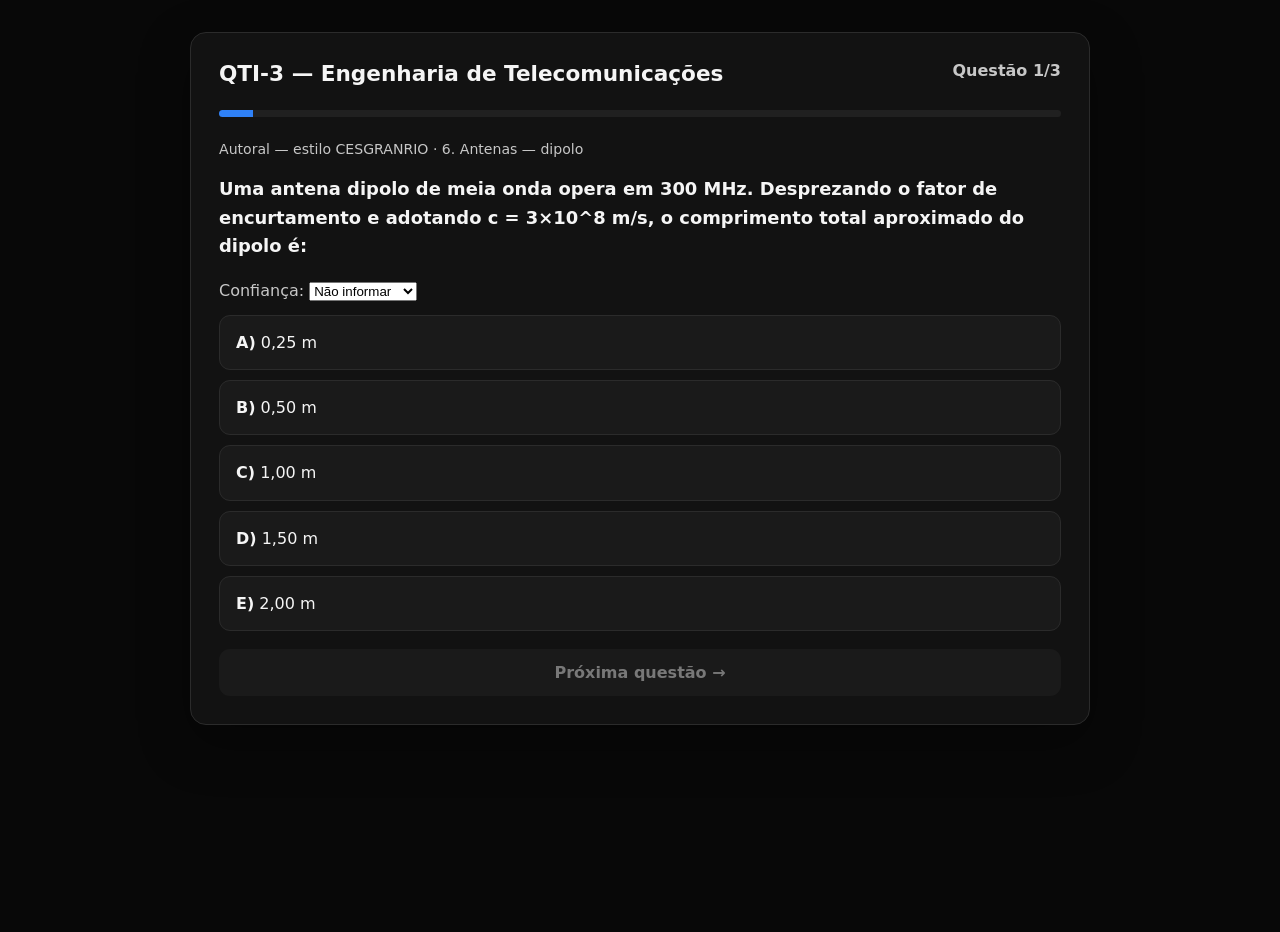
<file: qti/index.html>
<!doctype html><html lang="pt-BR"><head><meta charset="utf-8"><meta name="viewport" content="width=device-width,initial-scale=1"><title>QTI — Telecom</title><link rel="stylesheet" href="./qti.css"></head><body><main id="qti-app" class="qti-app" aria-live="polite"></main><script src="./qti-engine.js"></script><script src="./questions.example.js"></script><script>QTI.start(window.QTI_EXAMPLE);</script></body></html>
</file>
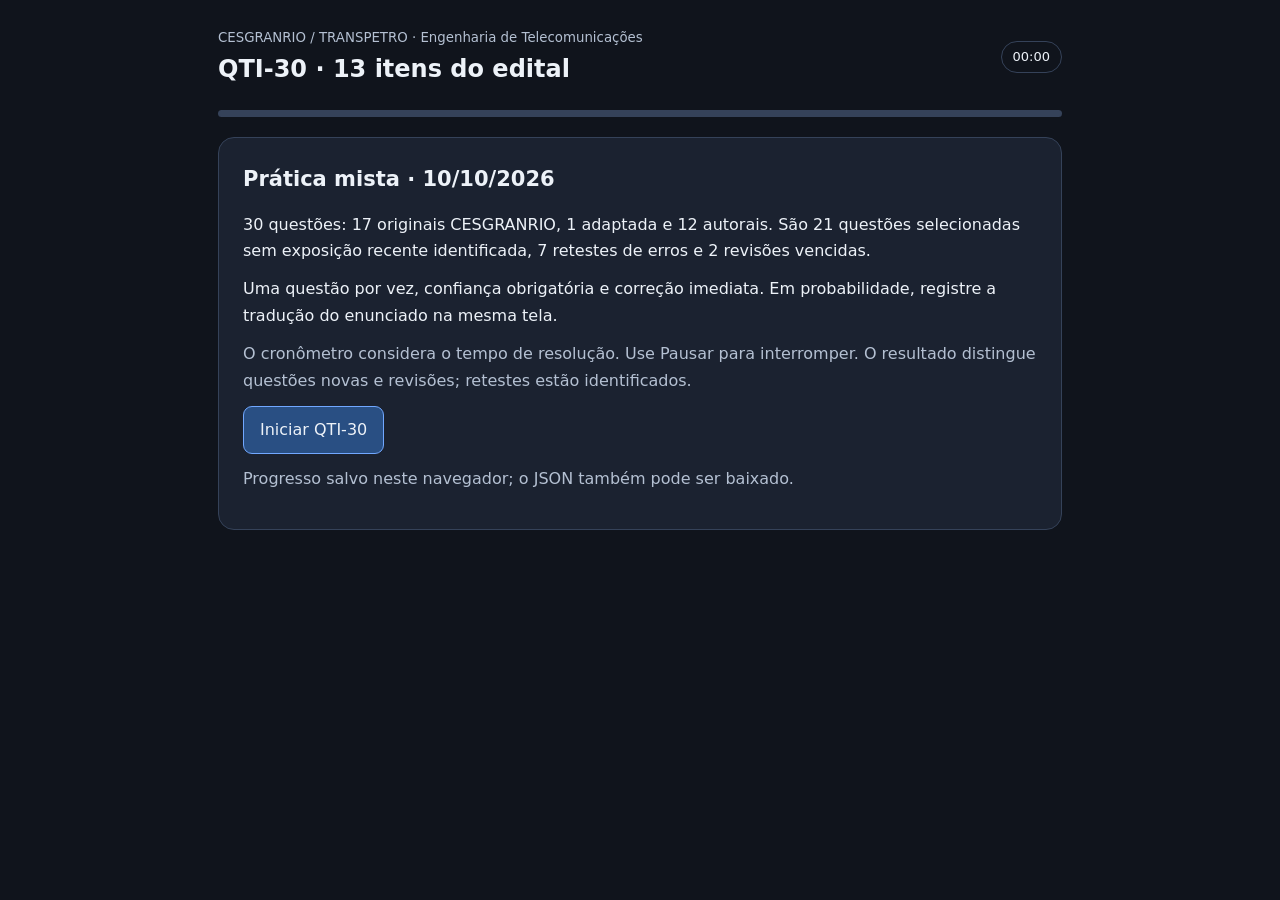
<file: qti/QTI-30_Telecom_2026-10-10.html>
<!doctype html>
<html lang="pt-BR"><head><meta charset="utf-8"><meta name="viewport" content="width=device-width,initial-scale=1"><title>QTI-30 · Telecom · 10/10/2026</title>
<style>
:root{color-scheme:dark;--bg:#10141c;--card:#1b2230;--line:#354259;--text:#edf2f8;--muted:#b4c0d2;--blue:#71a8ff;--good:#6cdda1;--bad:#ff929a}*{box-sizing:border-box}body{margin:0;background:var(--bg);color:var(--text);font:16px/1.65 system-ui,-apple-system,Segoe UI,sans-serif}main{width:min(880px,100%);margin:0 auto;padding:24px 18px 48px}header{display:flex;justify-content:space-between;gap:18px;align-items:center;flex-wrap:wrap}h1{font-size:24px;margin:0}h2{font-size:21px;margin:0 0 15px}h3{font-size:17px}p{margin:12px 0}small,.muted{color:var(--muted)}.card{background:var(--card);border:1px solid var(--line);border-radius:16px;padding:24px;margin-top:20px}.row{display:flex;align-items:center;gap:12px;flex-wrap:wrap}.spread{justify-content:space-between}.pill{font-size:13px;border:1px solid var(--line);border-radius:30px;padding:4px 11px}.track{height:7px;background:var(--line);margin:20px 0;border-radius:6px;overflow:hidden}.bar{height:100%;background:var(--blue);width:0;transition:width .2s}button,select,textarea{font:inherit}button{border:1px solid var(--line);background:#26334a;color:var(--text);padding:10px 16px;border-radius:9px;cursor:pointer;min-height:44px}button:hover{border-color:var(--blue)}button:focus-visible,select:focus-visible,textarea:focus-visible{outline:3px solid var(--blue);outline-offset:3px}button:disabled{cursor:default;opacity:.55}.primary{background:#294f83;border-color:var(--blue)}.option{display:flex;text-align:left;width:100%;gap:15px;margin:10px 0;background:#17202f;align-items:baseline}.option b{flex:none;color:var(--blue)}.option.chosen{background:#294f83;border-color:var(--blue)}.option.correct{background:#183b2c;border-color:var(--good)}.option.wrong{background:#49232c;border-color:var(--bad)}.option.correct b{color:var(--good)}.option.wrong b{color:var(--bad)}.good{color:var(--good)}.bad{color:var(--bad)}.confidence button[aria-pressed="true"]{border-color:var(--blue);background:#294f83}textarea,select{width:100%;background:var(--bg);color:var(--text);border:1px solid var(--line);border-radius:8px;padding:11px}textarea{resize:vertical}label{display:block;margin:16px 0 7px}.math,.math-display{font-family:"Cambria Math","STIX Two Math","STIXGeneral","DejaVu Sans","Segoe UI Symbol",serif;font-size:1.08em;letter-spacing:.01em}.math-display{display:block;font-size:1.16em;line-height:1.6}.feedback{border-top:1px solid var(--line);margin-top:20px;padding-top:18px}.notice{color:var(--bad)}.metrics{display:grid;grid-template-columns:repeat(3,1fr);gap:14px}.metric{font-size:24px;font-variant-numeric:tabular-nums}.metric small{display:block;font-size:13px}table{width:100%;border-collapse:collapse}th,td{text-align:left;border-bottom:1px solid var(--line);padding:8px 5px}details{margin:15px 0}summary{cursor:pointer;color:var(--blue)}a{color:var(--blue)}#json{font:13px/1.5 ui-monospace,monospace;min-height:240px}.hidden,[hidden]{display:none!important}@media(max-width:500px){.card{padding:17px}main{padding:16px 12px}.metrics{grid-template-columns:1fr}.row button{flex-grow:1}h1{font-size:22px}}@media(prefers-reduced-motion:reduce){.bar{transition:none}}
</style></head><body><main id="qti">
<header><div><small>CESGRANRIO / TRANSPETRO · Engenharia de Telecomunicações</small><h1>QTI-30 · 13 itens do edital</h1></div><span id="clock" class="pill">00:00</span></header>
<div class="track" role="progressbar" aria-label="Questões concluídas" aria-valuemin="0" aria-valuemax="30" aria-valuenow="0"><div class="bar"></div></div>
<section id="start" class="card"><h2>Prática mista · 10/10/2026</h2><p>30 questões: 17 originais CESGRANRIO, 1 adaptada e 12 autorais. São 21 questões selecionadas sem exposição recente identificada, 7 retestes de erros e 2 revisões vencidas.</p><p>Uma questão por vez, confiança obrigatória e correção imediata. Em probabilidade, registre a tradução do enunciado na mesma tela.</p><p class="muted">O cronômetro considera o tempo de resolução. Use Pausar para interromper. O resultado distingue questões novas e revisões; retestes estão identificados.</p><button id="begin" class="primary">Iniciar QTI-30</button><p id="storageNote" class="muted"></p></section>
<section id="quiz" hidden><div class="row spread"><span id="position"></span><button id="pause">Pausar</button></div><div class="card"><div class="row"><span id="item" class="pill"></span><span id="mode" class="pill"></span></div><p id="source" class="muted"></p><div id="prompt"></div><div id="eventWrap" hidden><label for="event">Tradução do enunciado em evento, antes da fórmula</label><textarea id="event" rows="2" placeholder="Defina a variável/evento e escreva o que o problema pede."></textarea></div><label>Confiança na resposta</label><div class="row confidence"><button data-confidence="1" aria-pressed="false">Baixa</button><button data-confidence="2" aria-pressed="false">Média</button><button data-confidence="3" aria-pressed="false">Alta</button></div><div id="options"></div><p id="validation" role="alert" class="notice"></p><div class="row"><button id="answer" class="primary">Responder</button><button id="unreadable">Há problema de leitura</button></div><div id="feedback" class="feedback" hidden aria-live="polite"></div><div id="errorWrap" hidden><label for="error">O que levou ao erro?</label><select id="error"><option value="UNKNOWN">Selecione, se souber</option value="INTERPRETACAO">Interpretação do enunciado</option><option value="CONCEITO">Conceito</option><option value="MEMORIA">Memória</option><option value="APLICACAO">Escolha/aplicação da fórmula</option><option value="CALCULO">Cálculo</option><option value="DESATENCAO">Desatenção</option><option value="DESCONHECIMENTO">Tema desconhecido</option></select></div><button id="next" class="primary" hidden>Próxima questão</button></div></section>
<section id="paused" class="card" hidden><h2>QTI pausado</h2><p>Seu progresso está preservado nesta janela.</p><button id="resume" class="primary">Retomar</button><button id="partial">Exportar progresso parcial</button></section>
<section id="result" class="card" hidden><h2 id="resultTitle">Resultado</h2><div id="summary"></div><div id="diagnosis"></div><div id="byItem"></div><div class="row"><button id="repair">Reparar somente erros</button><button id="download">Baixar JSON</button></div><h3>JSON para consolidação</h3><p class="muted">Copie e cole o JSON no chat para registrar o resultado no Git. A atribuição deste QTI já foi registrada; as respostas são registradas após a consolidação.</p><button id="copy">📋 Copiar JSON</button><label for="json">Registro completo da sessão</label><textarea id="json" readonly></textarea><p id="copyStatus" aria-live="polite"></p><div id="review"></div></section>
</main><script>
(()=>{'use strict';const CONFIG={"eventType": "QTI_ASSIGNED", "qti": "QTI-30", "sessionId": "QTI30-20261010-MISTO-13ITENS", "studyDateLocal": "2026-10-10", "status": "ASSIGNED_NOT_ANSWERED", "antiRepeatPreflight": true, "antiRepeatViolation": false, "historySnapshot": "edc041c7d62e89791f1990f5cfa56353a2e37925", "semanticReview": "Rotação manual de caminhos de solução; retestes rotulados; legado incerto bloqueado", "sourceMix": {"AUTORAL_CESGRANRIO_STYLE": 12, "CESGRANRIO_ADAPTADA": 1, "CESGRANRIO_ORIGINAL": 17}, "modeMix": {"RETEST": 7, "NEW": 21, "SPACED_RETEST": 2}, "questions": [{"questionId": "AUTORAL-QTI30-20261010-01", "canonicalId": "AUTORAL-QTI30-20261010-01", "editalItem": "1", "unitId": "1.2", "topic": "Poisson — reteste de interpretação", "question": "Um sistema recebe, em média, 3 solicitações por minuto, segundo uma distribuição de Poisson. Qual é a probabilidade de receber <b>no máximo uma<\/b> solicitação em um minuto? Dado: <span class=\"math\">e⁻³ ≈ 0,0498<\/span>.", "options": ["0,0498", "0,0996", "0,1494", "0,1992", "0,9502"], "answer": "D", "explanation": "Tradução: X = número de solicitações no minuto; no máximo uma significa X ≤ 1, incluindo zero. P(X ≤ 1) = P(X = 0) + P(X = 1) = e⁻³(1 + 3) ≈ 0,1992.", "source": "Autoral — estilo CESGRANRIO", "sourceType": "AUTORAL_CESGRANRIO_STYLE", "sourceUrl": "", "mode": "RETEST", "eligibilityReason": "Erro recorrente de 09/10; reteste D1 de transferência", "family": "Poisson — tradução do evento", "difficulty": "HISTORICO_TELECOM", "questionType": "SINGLE_SELECT", "fingerprint": "3b160353224ec2c00df2253ea79aa70a05f6d9349338caabe8d882906e1c9256"}, {"questionId": "AUTORAL-QTI30-20261010-02", "canonicalId": "AUTORAL-QTI30-20261010-02", "editalItem": "2", "unitId": "2.1", "topic": "Divisão de números complexos", "question": "O quociente <span class=\"math\">(3 + j4)/(1 + j2)<\/span>, com <span class=\"math\">j² = −1<\/span>, é igual a:", "options": ["(11 + j2)/5", "(11 − j2)/5", "−1 + j2", "(7 − j2)/5", "3 − j4"], "answer": "B", "explanation": "Multiplique numerador e denominador por 1 − j2. O numerador vira 11 − j2; o denominador vale 1 + 4 = 5. Resultado: (11 − j2)/5.", "source": "Autoral — estilo CESGRANRIO", "sourceType": "AUTORAL_CESGRANRIO_STYLE", "sourceUrl": "", "mode": "NEW", "eligibilityReason": "Novo caminho de solução; conferido no histórico disponível", "family": "Divisão de números complexos", "difficulty": "HISTORICO_TELECOM", "questionType": "SINGLE_SELECT", "fingerprint": "d530020787f55dacbcd60a34cde4f3b96b54584ccbc35f11ede3586cb68b1ea6"}, {"questionId": "AUTORAL-QTI30-20261010-03", "canonicalId": "AUTORAL-QTI30-20261010-03", "editalItem": "3", "unitId": "3.1", "topic": "Resposta ao degrau e ao impulso — reteste", "question": "Um sistema LIT causal e inicialmente em repouso tem resposta ao degrau unitário <span class=\"math\">s(t) = (1 − e⁻²ᵗ)u(t)<\/span>. Sua resposta ao impulso é:", "options": ["(1 − e⁻²ᵗ)u(t)", "e⁻²ᵗu(t)", "2e⁻²ᵗu(t)", "δ(t) + 2e⁻²ᵗu(t)", "2(1 − e⁻²ᵗ)u(t)"], "answer": "C", "explanation": "h(t) = ds(t)/dt. Para t > 0, a derivada é 2e⁻²ᵗ. O termo de impulso seria s(0⁺)δ(t), mas s(0⁺)=0; portanto h(t)=2e⁻²ᵗu(t).", "source": "Autoral — estilo CESGRANRIO", "sourceType": "AUTORAL_CESGRANRIO_STYLE", "sourceUrl": "", "mode": "RETEST", "eligibilityReason": "Transferência de erro registrado em 06/10", "family": "LTI — relação degrau/impulso", "difficulty": "HISTORICO_TELECOM", "questionType": "SINGLE_SELECT", "fingerprint": "da5753d8602e6e6083e9f36ffaa3398851530f18019f68df63a6982add0bcc5c"}, {"questionId": "AUTORAL-QTI30-20261010-04", "canonicalId": "AUTORAL-QTI30-20261010-04", "editalItem": "4", "unitId": "4.1", "topic": "Modulação adaptativa — robustez", "question": "Um enlace digital com energia média por símbolo fixa precisa escolher uma modulação para um intervalo de elevada intensidade de ruído. Entre as opções abaixo, qual oferece a maior separação entre símbolos na constelação e, nesse critério, maior robustez?", "options": ["BPSK", "16-QAM", "64-QAM", "256-QAM", "1024-QAM"], "answer": "A", "explanation": "Para a mesma energia média por símbolo, a constelação binária antipodal da BPSK apresenta maior distância entre seus dois símbolos. Aumento da ordem da QAM aproxima pontos e exige melhor relação sinal-ruído.", "source": "Adaptada — CESGRANRIO · Petrobras · Técnico Telecom · 2011 · QConcursos Q182834", "sourceType": "CESGRANRIO_ADAPTADA", "sourceUrl": "https://www.qconcursos.com/questoes-de-concursos/questoes/12ca37fd-d1", "mode": "NEW", "eligibilityReason": "Novo caminho de solução; conferido no histórico disponível", "family": "Modulação adaptativa — robustez", "difficulty": "HISTORICO_TELECOM", "questionType": "SINGLE_SELECT", "fingerprint": "db2ca06a5f96f358bea8bde4928533b3c021c8e52e6f4e70cbdbfd06da185ece"}, {"questionId": "CESGRANRIO-TRANSPETRO-2018-Q37", "canonicalId": "CESGRANRIO-TRANSPETRO-2018-Q37", "editalItem": "5", "unitId": "5.3", "topic": "H.323 — unidade de conferência multiponto", "question": "O sistema H.323, recomendado pelo ITU-T, visa a padronizar a transmissão de dados em sistemas de conferência audiovisual por meio de redes comutadas por pacotes. O componente desse sistema que permite o estabelecimento de conferências entre três ou mais pontos finais é o", "options": ["Multipoint Gateway Unit", "Multipoint Control Unit", "Multimidia Gateway Unit", "Multimidia Control Unit", "Gatekeeper"], "answer": "B", "explanation": "A MCU, Multipoint Control Unit, coordena conferências com três ou mais terminais. Gatekeeper administra registro, admissão e endereços; gateway interliga redes distintas.", "source": "CESGRANRIO · Transpetro · Telecom · 2018 · questão 37", "sourceType": "CESGRANRIO_ORIGINAL", "sourceUrl": "https://www.qconcursos.com/questoes-de-concursos/provas/cesgranrio-2018-transpetro-engenheiro-junior-telecomunicacoes", "mode": "NEW", "eligibilityReason": "Identidade original conferida; sem exposição identificada no histórico recente", "family": "H.323 — unidade de conferência multiponto", "difficulty": "HISTORICO_TELECOM", "questionType": "SINGLE_SELECT", "fingerprint": "e4bf57357fc7b2557b7d989d21917cdeef5af52d7d95a6290a80db9c40472d97"}, {"questionId": "CESGRANRIO-TRANSPETRO-2023-Q26", "canonicalId": "CESGRANRIO-TRANSPETRO-2023-Q26", "editalItem": "6", "unitId": "6.2", "topic": "Dipolos — comprimento elétrico e diretividade", "question": "As antenas possuem diversos parâmetros que as caracterizam e que variam de acordo com as suas dimensões elétricas. Uma antena do tipo dipolo teve seu comprimento variado desde o de um dipolo infinitesimal até o de um dipolo de onda cheia, no qual o comprimento físico do dipolo é igual ao comprimento de onda do sinal transmitido. Para esse dipolo, o parâmetro que cresceu monotonicamente, na medida em que o comprimento elétrico foi aumentado, foi a", "options": ["diretividade", "largura de feixe de meia potência", "largura de feixe entre nulos", "distância angular entre os lóbulos laterais", "reatância de entrada"], "answer": "A", "explanation": "No intervalo do dipolo infinitesimal até o dipolo de onda inteira, a diretividade cresce. A largura do feixe diminui; a reatância de entrada não varia monotonamente nesse intervalo.", "source": "CESGRANRIO · Transpetro · Telecom · 2023 · questão 26", "sourceType": "CESGRANRIO_ORIGINAL", "sourceUrl": "", "mode": "NEW", "eligibilityReason": "Identidade original conferida; sem exposição identificada no histórico recente", "family": "Dipolos — comprimento elétrico e diretividade", "difficulty": "HISTORICO_TELECOM", "questionType": "SINGLE_SELECT", "fingerprint": "30607b30602dd68e9d5c67f59a0895c04606b01f6c578ad98fc5af4f348ccb2b"}, {"questionId": "CESGRANRIO-PETROBRAS-2006-Q25", "canonicalId": "CESGRANRIO-PETROBRAS-2006-Q25", "editalItem": "7", "unitId": "7.1", "topic": "Difração — geometria e curvatura do obstáculo", "question": "O fenômeno da difração ocorre quando um determinado sinal transmitido por um enlace de telecomunicações é obstruído em seu caminho, permitindo a passagem apenas de parte de sua energia. As afirmativas abaixo se relacionam ao processo de difração. I - Em um enlace terrestre a quantificação do efeito da difração, ocasionada por um obstáculo sobre o sinal, depende da distância deste ao transmissor. II - A superfície da Terra pode provocar difração sobre o sinal radioelétrico, em determinadas condições. III - A potência de um raio difratado cresce com o aumento da freqüência do sinal. IV - O aumento do raio de curvatura do topo do obstáculo eleva o efeito de perda por difração sobre o sinal. São corretas as afirmativas:", "options": ["I e III, apenas.", "II e IV, apenas.", "I, II e IV, apenas.", "I, III e IV, apenas.", "I, II, III e IV"], "answer": "C", "explanation": "I: a posição do obstáculo altera a geometria e a perda. II: a própria Terra pode difratar o sinal. III: para geometria fixa, elevar a frequência normalmente aumenta a perda de difração, não a potência recebida. IV: um topo arredondado pode produzir perda maior que a aproximação de gume de faca.", "source": "CESGRANRIO · Petrobras · Telecom · 2006 · questão 25", "sourceType": "CESGRANRIO_ORIGINAL", "sourceUrl": "", "mode": "NEW", "eligibilityReason": "Identidade original conferida; sem exposição identificada no histórico recente", "family": "Difração — geometria e curvatura do obstáculo", "difficulty": "HISTORICO_TELECOM", "questionType": "SINGLE_SELECT", "fingerprint": "d3bbbfd63c6dc86160e4b1d09f7627a4ba3370b307ddc14a343385830dbe1780"}, {"questionId": "CESGRANRIO-TRANSPETRO-2018-Q52", "canonicalId": "CESGRANRIO-TRANSPETRO-2018-Q52", "editalItem": "8", "unitId": "8.2", "topic": "Banda Ku — atenuação e cintilação", "question": "Em uma comunicação via satélite utilizando a banda Ku, além da perda por propagação no espaço livre, o sinal transmitido sofre atenuação significativa devido aos seguintes fatores:", "options": ["absorção pelo vapor d’água não condensado e chuva", "cintilação troposférica e chuva", "absorção pelo vapor d’água não condensado e rotação de Faraday da polarização linear", "cintilação ionosférica e chuva", "cintilação ionosférica e cintilação troposférica"], "answer": "B", "explanation": "Na banda Ku, chuva e cintilação troposférica são fatores importantes. Os efeitos ionosféricos e a rotação de Faraday predominam em frequências mais baixas.", "source": "CESGRANRIO · Transpetro · Telecom · 2018 · questão 52", "sourceType": "CESGRANRIO_ORIGINAL", "sourceUrl": "https://www.qconcursos.com/questoes-de-concursos/provas/cesgranrio-2018-transpetro-engenheiro-junior-telecomunicacoes", "mode": "NEW", "eligibilityReason": "Identidade original conferida; sem exposição identificada no histórico recente", "family": "Banda Ku — atenuação e cintilação", "difficulty": "HISTORICO_TELECOM", "questionType": "SINGLE_SELECT", "fingerprint": "701068fa7c5a0ba2569e2ef278c847160c7c422ef143d58d02dedb20f80b8c4a"}, {"questionId": "AUTORAL-QTI30-20261010-09", "canonicalId": "AUTORAL-QTI30-20261010-09", "editalItem": "9", "unitId": "9.2", "topic": "Canal móvel — desvio Doppler", "question": "Um terminal desloca-se diretamente em direção à estação-base a 30 m/s. A frequência da portadora é 2 GHz. Admitindo <span class=\"math\">c = 3 × 10⁸ m/s<\/span>, o módulo do desvio Doppler é:", "options": ["20 Hz", "50 Hz", "100 Hz", "150 Hz", "200 Hz"], "answer": "E", "explanation": "Na direção de aproximação, o módulo máximo é fD = vfc/c = 30 × 2 × 10⁹/(3 × 10⁸) = 200 Hz. Para movimento perpendicular à direção de chegada, o componente Doppler seria zero.", "source": "Autoral — estilo CESGRANRIO", "sourceType": "AUTORAL_CESGRANRIO_STYLE", "sourceUrl": "", "mode": "NEW", "eligibilityReason": "Novo caminho de solução; conferido no histórico disponível", "family": "Canal móvel — desvio Doppler", "difficulty": "HISTORICO_TELECOM", "questionType": "SINGLE_SELECT", "fingerprint": "4d875053e6135e592bac206d89346a8e830c86099ce9e7bebe868200b78a281f"}, {"questionId": "CESGRANRIO-TRANSPETRO-2012-Q40", "canonicalId": "CESGRANRIO-TRANSPETRO-2012-Q40", "editalItem": "10", "unitId": "10.3", "topic": "SNMP — SMI e MIB", "question": "Simple Network Management Protocol (SNMP) é um framework para gerenciamento de rede em uma internet que utiliza a pilha de protocolos TCP/IP. Para realizar suas tarefas de gerenciamento, o SNMP usa dois outros protocolos, descritos a seguir. • Define as regras de atribuição de nomes a objetos, estabelece tipos de objeto e mostra como codificar objetos e valores. • Cria um conjunto de objetos com nomes, tipos e relações entre si para uma entidade a ser gerenciada. Esses protocolos são conhecidos, respectivamente, pelas siglas", "options": ["VPI e SMI", "SMI e MIB", "MIB e RTP", "RTP e SIP", "SIP e VPI"], "answer": "B", "explanation": "SMI define nomes, tipos e codificação dos objetos; MIB organiza os objetos gerenciados e suas relações. As palavras “protocolos” no enunciado histórico devem ser entendidas como componentes do arcabouço de gerenciamento.", "source": "CESGRANRIO · Transpetro · Telecom · 2012 · questão 40", "sourceType": "CESGRANRIO_ORIGINAL", "sourceUrl": "", "mode": "NEW", "eligibilityReason": "Identidade original conferida; sem exposição identificada no histórico recente", "family": "SNMP — SMI e MIB", "difficulty": "HISTORICO_TELECOM", "questionType": "SINGLE_SELECT", "fingerprint": "6b1633a457186d22ae52419a9828a925fe7e53036334cb89a5be0e0e0ff8aef9"}, {"questionId": "CESGRANRIO-TRANSPETRO-2012-Q44", "canonicalId": "CESGRANRIO-TRANSPETRO-2012-Q44", "editalItem": "11", "unitId": "11.2", "topic": "BGP — atributos obrigatórios", "question": "BGP é um protocolo de gateway de borda para roteamento interdomínios que usa vetor caminho. No que diz respeito às rotas, o BGP utiliza três atributos conhecidos e obrigatórios. O primeiro define a fonte de informações do roteamento, o segundo estabelece a lista de sistemas autônomos por meio dos quais o destino é alcançado, e o terceiro define o próximo roteador para o qual o pacote de dados deve ser enviado. Esses três atributos são, respectivamente,", "options": ["NEXT_HOP, ORIGIN e AS_PATH", "NEXT_HOP, AS_PATH e ORIGIN", "AS_PATH, ORIGIN e NEXT_HOP", "ORIGIN, NEXT_HOP e AS_PATH", "ORIGIN, AS_PATH e NEXT_HOP"], "answer": "E", "explanation": "ORIGIN indica a origem da informação; AS_PATH lista os sistemas autônomos percorridos; NEXT_HOP indica o próximo salto. São atributos conhecidos e obrigatórios.", "source": "CESGRANRIO · Transpetro · Telecom · 2012 · questão 44", "sourceType": "CESGRANRIO_ORIGINAL", "sourceUrl": "", "mode": "NEW", "eligibilityReason": "Identidade original conferida; sem exposição identificada no histórico recente", "family": "BGP — atributos obrigatórios", "difficulty": "HISTORICO_TELECOM", "questionType": "SINGLE_SELECT", "fingerprint": "1fe47762cf7308f6d9bbc62d7af7715e6711cc46a67cce529e7405e50854acc4"}, {"questionId": "CESGRANRIO-TRANSPETRO-2018-Q23", "canonicalId": "CESGRANRIO-TRANSPETRO-2018-Q23", "editalItem": "12", "unitId": "12.4", "topic": "DWDM — transponder e regeneração 3R", "question": "O DWDM (Dense Wavelength Division Multiplexing) é uma tecnologia que pode combinar dezenas de canais em uma única fibra, economizando fibras e equipamentos de transmissão. Na arquitetura DWDM, um módulo adapta a taxa arbitrária do sinal óptico do equipamento cliente SDH ou Ethernet e mapeia seu comprimento de onda ao canal DWDM escolhido, compatível com o plano de frequências padronizado pelas normas ITU-T. Nesse emprego, o módulo é usado para cada extremo dos links DWDM, assim como interface bidirecional entre uma interface de cliente e uma interface de linha. O modo regenerador do módulo fornece a função regeneradora 3R (re-amplification, re-shaping, re-timing de um canal de sinal óptico). Como é conhecido esse módulo?", "options": ["Filtro", "Controlador", "Multiplexador e Demultiplexador Óptico", "Amplificador de Linha", "Transponder"], "answer": "E", "explanation": "O transponder adapta a interface cliente ao canal óptico da linha. Em modo regenerador 3R, reamplifica, remodela e retemporiza o sinal. Um amplificador de linha apenas amplifica, sem executar todas essas funções.", "source": "CESGRANRIO · Transpetro · Telecom · 2018 · questão 23", "sourceType": "CESGRANRIO_ORIGINAL", "sourceUrl": "https://www.qconcursos.com/questoes-de-concursos/provas/cesgranrio-2018-transpetro-engenheiro-junior-telecomunicacoes", "mode": "NEW", "eligibilityReason": "Identidade original conferida; sem exposição identificada no histórico recente", "family": "DWDM — transponder e regeneração 3R", "difficulty": "HISTORICO_TELECOM", "questionType": "SINGLE_SELECT", "fingerprint": "25635a16474708d6c1cb2e673dbdf25f29649d27f4811b05b5ba4c748b717448"}, {"questionId": "AUTORAL-QTI30-20261010-13", "canonicalId": "AUTORAL-QTI30-20261010-13", "editalItem": "13", "unitId": "13.2", "topic": "LGT — exceções à outorga de radiofrequência", "question": "Conforme o art. 163, § 2º, da Lei Geral de Telecomunicações, qual situação independe de outorga de uso de radiofrequência?", "options": ["Qualquer transmissão de empresa privada abaixo de 1 W.", "Qualquer enlace com frequência acima de 30 GHz.", "Uso por equipamento de radiação restrita definido pela Anatel.", "Uso por qualquer órgão público, em qualquer faixa.", "Uso sem finalidade comercial em qualquer faixa licenciada."], "answer": "C", "explanation": "A exceção legal abrange equipamentos de radiação restrita definidos pela Agência e o uso pelas Forças Armadas nas faixas destinadas exclusivamente a fins militares. Potência baixa ou ausência de lucro, isoladamente, não produz essa dispensa.", "source": "Autoral — LGT, art. 163, § 2º · texto vigente consultado", "sourceType": "AUTORAL_CESGRANRIO_STYLE", "sourceUrl": "https://www.planalto.gov.br/ccivil_03/leis/l9472.htm", "mode": "NEW", "eligibilityReason": "Novo caminho de solução; conferido no histórico disponível", "family": "LGT — exceções à outorga de radiofrequência", "difficulty": "HISTORICO_TELECOM", "questionType": "SINGLE_SELECT", "fingerprint": "f224d20698f6c872faa3f2429fe7364d77aa19fe3b89003b57689d2159ef71d0"}, {"questionId": "CESGRANRIO-TRANSPETRO-2023-Q54", "canonicalId": "CESGRANRIO-TRANSPETRO-2023-Q54", "editalItem": "1", "unitId": "1.1", "topic": "Probabilidade conjunta — revisão vencida", "question": "Uma empresa possui duas máquinas, M1 e M2, que produzem tampinhas de garrafa de cerveja. Foi observado que apenas 90% das tampinhas produzidas por M1 são aprovadas pelo controle de qualidade (CQ) da fábrica. Durante um certo período de tempo, M1 e M2 produziram, respectivamente, 4.000 e 5.000 tampinhas, que foram reunidas em um recipiente. Escolhendo-se aleatoriamente uma tampinha desse conjunto, qual é a probabilidade de que ela tenha sido produzida por M1 e de que ela seja aprovada no CQ?", "options": ["0,10", "0,15", "0,30", "0,40", "0,60"], "answer": "D", "explanation": "Defina M1 = tampinha produzida pela máquina 1 e A = aprovação. P(M1 ∩ A) = P(M1)P(A|M1) = (4000/9000) × 0,9 = 0,40. “E” pede interseção; não se pede a probabilidade de origem condicionada à aprovação.", "source": "CESGRANRIO · Transpetro · Telecom · 2023 · questão 54", "sourceType": "CESGRANRIO_ORIGINAL", "sourceUrl": "", "mode": "SPACED_RETEST", "eligibilityReason": "Último acerto identificado em 02/10; revisão vencida em 05/10", "family": "Probabilidade conjunta — revisão vencida", "difficulty": "HISTORICO_TELECOM", "questionType": "SINGLE_SELECT", "fingerprint": "1437acf4765a870da458786d0cf4f01531b74a74d786e9e0f1d7215d708a34b5"}, {"questionId": "AUTORAL-QTI30-20261010-15", "canonicalId": "AUTORAL-QTI30-20261010-15", "editalItem": "2", "unitId": "2.3", "topic": "Fourier — derivação no tempo, reteste", "question": "Adote <span class=\"math\">X(ω) = ∫x(t)e⁻ʲωᵗdt<\/span>, com integração de −∞ a +∞. Se <span class=\"math\">y(t) = dx(t)/dt<\/span> e x(t) se anula nas extremidades, a transformada de y(t) é:", "options": ["X(ω)/(jω)", "−jωX(ω)", "dX(ω)/dω", "jωX(ω)", "X(ω − 1)"], "answer": "D", "explanation": "Integração por partes: o termo de borda é zero. A derivada de e⁻ʲωᵗ é −jωe⁻ʲωᵗ; após a subtração, resulta Y(ω)=jωX(ω).", "source": "Autoral — estilo CESGRANRIO", "sourceType": "AUTORAL_CESGRANRIO_STYLE", "sourceUrl": "", "mode": "RETEST", "eligibilityReason": "Transferência de erro de Fourier — derivação registrado em 06/10", "family": "Fourier — derivação no tempo", "difficulty": "HISTORICO_TELECOM", "questionType": "SINGLE_SELECT", "fingerprint": "c6b28640e5d59af4cc6c514683694288871be60c1b0168c6a867bf73a964eba2"}, {"questionId": "AUTORAL-QTI30-20261010-16", "canonicalId": "AUTORAL-QTI30-20261010-16", "editalItem": "3", "unitId": "3.5", "topic": "Transformada Z — ROC, reteste", "question": "Um sistema causal tem <span class=\"math\">H(z) = 1/(1 − 0,5z⁻¹)<\/span>. Qual alternativa descreve corretamente sua região de convergência e estabilidade BIBO?", "options": ["|z| > 0,5; estável.", "|z| < 0,5; estável.", "|z| > 0,5; instável.", "|z| < 0,5; instável.", "|z| = 0,5; estável."], "answer": "A", "explanation": "Causalidade seleciona a sequência à direita: h[n]=(0,5)ⁿu[n], cuja ROC é |z|>0,5. Essa região contém o círculo unitário, e a soma de |h[n]| é 2; o sistema é BIBO estável.", "source": "Autoral — estilo CESGRANRIO", "sourceType": "AUTORAL_CESGRANRIO_STYLE", "sourceUrl": "", "mode": "RETEST", "eligibilityReason": "Transferência de erro de ROC e causalidade de 06/10", "family": "Z — ROC e causalidade", "difficulty": "HISTORICO_TELECOM", "questionType": "SINGLE_SELECT", "fingerprint": "2f8e48ed304679c9c9ac2c26f8c95a47cf123e620c7b619891ea01dbc25e8188"}, {"questionId": "CESGRANRIO-TRANSPETRO-2018-Q31", "canonicalId": "CESGRANRIO-TRANSPETRO-2018-Q31", "editalItem": "4", "unitId": "4.2", "topic": "Conversão A/D — quantização, revisão vencida", "question": "No que diz respeito às técnicas de voz e vídeo, PCM e telefonia TDM, no processo de transformação de um sinal analógico em um sinal digital, uma das fases consiste em refinar o sinal amostrado, funcionando como um “arredondamento” dos diversos valores amostrados sobre níveis de valores estabelecidos. Como é denominada essa fase?", "options": ["otimização", "codificação", "quantização", "compressão", "multiplexação"], "answer": "C", "explanation": "Quantização aproxima cada amplitude amostrada a um dos níveis disponíveis. Codificação atribui uma palavra binária ao nível; amostragem discretiza o tempo.", "source": "CESGRANRIO · Transpetro · Telecom · 2018 · questão 31", "sourceType": "CESGRANRIO_ORIGINAL", "sourceUrl": "https://www.qconcursos.com/questoes-de-concursos/provas/cesgranrio-2018-transpetro-engenheiro-junior-telecomunicacoes", "mode": "SPACED_RETEST", "eligibilityReason": "Última exposição identificada em 02/10; cooldown de 5 dias vencido", "family": "Conversão A/D — quantização, revisão vencida", "difficulty": "HISTORICO_TELECOM", "questionType": "SINGLE_SELECT", "fingerprint": "3b17a00ca05fdec60d4a8d158d6c415e58f50af183b4d593142083d345685596"}, {"questionId": "CESGRANRIO-TRANSPETRO-2012-Q51", "canonicalId": "CESGRANRIO-TRANSPETRO-2012-Q51", "editalItem": "5", "unitId": "5.2", "topic": "Voz e vídeo — compressão de fonte", "question": "Técnicas de compressão devem ser utilizadas na transmissão de áudio e vídeo em sistemas de comunicação digital com restrição de largura de banda. Atualmente, existem várias dessas técnicas com diversos graus de complexidade, capacidade de compressão e adequação ao tipo de fonte e aplicação. Algumas técnicas de compressão utilizadas para realizar videoconferência via Internet são:", "options": ["algoritmo de Viterbi, H.263 e JPEG", "H.261, G.711 e G.728", "MPEG-4, MPEG-2 e Código de Reed-Solomon", "código BCH, código de Hamming e JPEG", "código BCH, G.728 e MPEG-4"], "answer": "B", "explanation": "H.261 é um codec de vídeo; G.711 e G.728 são codecs de áudio. Viterbi é um algoritmo de decodificação de canal; Reed-Solomon, BCH e Hamming são códigos de canal. A alternativa B reúne técnicas de fonte adequadas ao contexto.", "source": "CESGRANRIO · Transpetro · Telecom · 2012 · questão 51", "sourceType": "CESGRANRIO_ORIGINAL", "sourceUrl": "", "mode": "NEW", "eligibilityReason": "Identidade original conferida; sem exposição identificada no histórico recente", "family": "Voz e vídeo — compressão de fonte", "difficulty": "HISTORICO_TELECOM", "questionType": "SINGLE_SELECT", "fingerprint": "a91c48c9e5943af5a8457a6493e079dfa560b4c58fe87690db788c35d55d64dd"}, {"questionId": "AUTORAL-QTI30-20261010-19", "canonicalId": "AUTORAL-QTI30-20261010-19", "editalItem": "6", "unitId": "6.3", "topic": "Yagi-Uda — elementos parasitas", "question": "Em uma antena Yagi-Uda convencional com um elemento excitado, um refletor e diretores, quais elementos recebem alimentação direta da linha de transmissão?", "options": ["Todos, com a mesma fase.", "Somente o refletor.", "Somente os diretores.", "Refletor e diretores, mas não o dipolo.", "Somente o elemento excitado."], "answer": "E", "explanation": "O dipolo excitado recebe alimentação direta. Refletor e diretores são parasitas: suas correntes são induzidas por acoplamento eletromagnético. O arranjo dos elementos produz radiação direcional.", "source": "Autoral de complemento — tipos e elementos de antenas; padrão Telecom CESGRANRIO", "sourceType": "AUTORAL_CESGRANRIO_STYLE", "sourceUrl": "", "mode": "NEW", "eligibilityReason": "Novo caminho de solução; conferido no histórico disponível", "family": "Yagi-Uda — elementos parasitas", "difficulty": "HISTORICO_TELECOM", "questionType": "SINGLE_SELECT", "fingerprint": "374c39021d18bf14b1bca4344a2a859da754a23faec662e431898c811f7e1294"}, {"questionId": "CESGRANRIO-PETROBRAS-2006-Q23", "canonicalId": "CESGRANRIO-PETROBRAS-2006-Q23", "editalItem": "7", "unitId": "7.1", "topic": "Atenuação por chuva — fatores do enlace", "question": "A utilização de faixas superiores a 10 GHz pelos sistemas de telecomunicações faz com que o sinal radioelétrico fique sujeito a atenuação por hidrometeoros (chuva, neve, nevoeiro, nuvens). Alguns fatores relacionados ao sistema e ao ambiente onde se localiza o enlace radioelétrico são: I - taxa cumulativa de precipitação; II - freqüência do sinal; III - polarização do sinal; IV - distância do enlace; V - pressão atmosférica. Dentre os listados acima, os fatores que influenciam o cálculo da atenuação do sinal pela chuva são apenas:", "options": ["I, II e III", "I, II, III e IV", "I, II, III e V", "I, III, IV e V", "II, III, IV e V"], "answer": "B", "explanation": "No cálculo da atenuação por chuva entram taxa de precipitação, frequência, polarização e comprimento efetivo do caminho. Pressão atmosférica é relevante para modelos de absorção gasosa, mas não é um dos quatro fatores listados para chuva.", "source": "CESGRANRIO · Petrobras · Telecom · 2006 · questão 23", "sourceType": "CESGRANRIO_ORIGINAL", "sourceUrl": "", "mode": "NEW", "eligibilityReason": "Identidade original conferida; sem exposição identificada no histórico recente", "family": "Atenuação por chuva — fatores do enlace", "difficulty": "HISTORICO_TELECOM", "questionType": "SINGLE_SELECT", "fingerprint": "4f0b54ffb6ccb1d4bb74098452bbf22d6fe6b837464fcd520b9843d8dc6ae88b"}, {"questionId": "CESGRANRIO-PETROBRAS-2006-Q27", "canonicalId": "CESGRANRIO-PETROBRAS-2006-Q27", "editalItem": "8", "unitId": "8.3", "topic": "Ruído térmico — temperatura de antena", "question": "No dimensionamento de um sistema de telecomunicações, deve ser analisada a relação entre a potência da portadora transmitida e a potência do ruído presente na recepção. Com relação ao ruído térmico presente na recepção, é correto afirmar que:", "options": ["quanto maior a banda de transmissão do sinal transmitido, menor é o ruído térmico na recepção.", "quanto maior a temperatura de ruído do sistema receptor, menor é o ruído térmico na recepção.", "a potência do ruído térmico na recepção depende da freqüência da portadora transmitida.", "a temperatura de ruído da antena receptora é levada em conta no cálculo do ruído térmico presente na recepção.", "a temperatura de ruído dos elementos que compõem o receptor, como amplificadores, não é levada em conta no cálculo do ruído térmico presente na recepção."], "answer": "D", "explanation": "A potência de ruído térmico é N = kTsysB. Tsys inclui a temperatura de ruído da antena e o ruído equivalente dos componentes do receptor. Aumentar B ou Tsys aumenta N.", "source": "CESGRANRIO · Petrobras · Telecom · 2006 · questão 27", "sourceType": "CESGRANRIO_ORIGINAL", "sourceUrl": "", "mode": "NEW", "eligibilityReason": "Identidade original conferida; sem exposição identificada no histórico recente", "family": "Ruído térmico — temperatura de antena", "difficulty": "HISTORICO_TELECOM", "questionType": "SINGLE_SELECT", "fingerprint": "fb773c0d7303c1cb0326bc1c3390f3041e6bb0bd45edcb47a26d05018b95acca"}, {"questionId": "AUTORAL-QTI30-20261010-22", "canonicalId": "AUTORAL-QTI30-20261010-22", "editalItem": "9", "unitId": "9.2", "topic": "CDMA — soft handover, reteste", "question": "Em um sistema celular CDMA, um terminal mantém simultaneamente enlaces com duas estações-base durante a transferência de célula. Esse mecanismo é denominado:", "options": ["handover rígido, break-before-make.", "soft handover, make-before-break.", "reuso fracionário de frequência.", "paging intercelular.", "roaming de visitante."], "answer": "B", "explanation": "Soft handover estabelece ou conserva mais de um enlace antes de liberar o anterior. No hard handover, o enlace antigo é interrompido antes da conclusão do novo. Roaming não descreve essa operação de transferência.", "source": "Autoral — estilo CESGRANRIO", "sourceType": "AUTORAL_CESGRANRIO_STYLE", "sourceUrl": "", "mode": "RETEST", "eligibilityReason": "Erro de soft handover registrado em 06/10", "family": "Sistemas celulares — soft handover", "difficulty": "HISTORICO_TELECOM", "questionType": "SINGLE_SELECT", "fingerprint": "57ae4abed5153477226ffc47f1feead3cb80c53ffa8a7f71119ca26d9036dc16"}, {"questionId": "CESGRANRIO-TRANSPETRO-2012-Q26", "canonicalId": "CESGRANRIO-TRANSPETRO-2012-Q26", "editalItem": "10", "unitId": "10.1", "topic": "Wi-Fi 2,4 GHz — sobreposição de canais", "question": "Na regulamentação norte-americana, são disponibilizados 11 canais, numerados de 1 a 11, para a transmissão do sinal de uma rede WiFi (padrão IEEE 802.11) operando na faixa de 2,4 GHz. Em um determinado local, constata-se que os canais 1, 3 e 5 estão sendo empregados. Nessa situação, qual o maior conjunto de canais que pode ser selecionado para a implementação de novas redes Wi-Fi, de modo que não haja interferência entre os canais do conjunto e, também, com os três canais acima citados?", "options": ["{2 , 4 , 6 , 7 , 8 , 9 , 10 , 11}", "{7 , 9 , 11}", "{8 , 11}", "{6 , 11}", "{10}"], "answer": "E", "explanation": "No modelo histórico de canais de aproximadamente 22 MHz e espaçamento de 5 MHz, exige-se separação de cinco números de canal. Com 1, 3 e 5 em uso, o canal 10 é o único conjunto listado que não se sobrepõe aos existentes.", "source": "CESGRANRIO · Transpetro · Telecom · 2012 · questão 26", "sourceType": "CESGRANRIO_ORIGINAL", "sourceUrl": "", "mode": "NEW", "eligibilityReason": "Identidade original conferida; sem exposição identificada no histórico recente", "family": "Wi-Fi 2,4 GHz — sobreposição de canais", "difficulty": "HISTORICO_TELECOM", "questionType": "SINGLE_SELECT", "fingerprint": "33b285577525beb58f2b1132a590fb3572be03403fcdf657d9128f3a8bbe3c9b"}, {"questionId": "CESGRANRIO-TRANSPETRO-2018-Q35", "canonicalId": "CESGRANRIO-TRANSPETRO-2018-Q35", "editalItem": "11", "unitId": "11.4", "topic": "IPv4 — checksum de cabeçalho", "question": "O Internet Protocol (IP) versão 4 usa um mecanismo de entrega não confiável e sem conexão. O datagrama IPv4 é dividido em duas partes: cabeçalho do datagrama e área de dados do datagrama. O campo checksum, localizado no cabeçalho do datagrama IPv4, faz o controle de integridade dos valores presentes", "options": ["apenas nos campos de endereços de origem e destino do cabeçalho.", "apenas nos campos de endereços de origem e destino, e de tamanho do cabeçalho.", "apenas nos campos de endereços de origem e destino, versão, TTL, protocolo e tamanho do cabeçalho.", "apenas em todo o cabeçalho do datagrama.", "em todo o cabeçalho do datagrama e em toda a área de dados do datagrama."], "answer": "D", "explanation": "O checksum IPv4 protege somente o cabeçalho, incluindo seus campos e eventuais opções. Não protege a carga útil do datagrama. Cada roteador precisa recalculá-lo ao alterar o TTL.", "source": "CESGRANRIO · Transpetro · Telecom · 2018 · questão 35", "sourceType": "CESGRANRIO_ORIGINAL", "sourceUrl": "https://www.qconcursos.com/questoes-de-concursos/provas/cesgranrio-2018-transpetro-engenheiro-junior-telecomunicacoes", "mode": "NEW", "eligibilityReason": "Identidade original conferida; sem exposição identificada no histórico recente", "family": "IPv4 — checksum de cabeçalho", "difficulty": "HISTORICO_TELECOM", "questionType": "SINGLE_SELECT", "fingerprint": "132b71c674f0a74df9201aea6f49983b74cd0ea7ce44cc1688d61236b85c189b"}, {"questionId": "CESGRANRIO-PETROBRAS-2006-Q29", "canonicalId": "CESGRANRIO-PETROBRAS-2006-Q29", "editalItem": "12", "unitId": "12.1", "topic": "DWDM — mistura de quatro ondas", "question": "A transmissão do sinal óptico em um sistema DWDM sofre a ação de diversos fatores que atenuam e distorcem o sinal. O efeito não linear considerado crítico em uma transmissão DWDM, que provoca interferência intercanal, resultando em crosstalk e degradação da relação sinal-ruído, é a(o):", "options": ["mistura de quatro ondas.", "dispersão cromática.", "dispersão por modo de polarização.", "Espalhamento de Rayleigh.", "Espalhamento de Brillouin estimulado."], "answer": "A", "explanation": "Four-wave mixing, ou mistura de quatro ondas, é um efeito não linear que gera componentes em frequências combinadas. Quando essas componentes coincidem com outros canais, produzem interferência intercanal.", "source": "CESGRANRIO · Petrobras · Telecom · 2006 · questão 29", "sourceType": "CESGRANRIO_ORIGINAL", "sourceUrl": "", "mode": "NEW", "eligibilityReason": "Identidade original conferida; sem exposição identificada no histórico recente", "family": "DWDM — mistura de quatro ondas", "difficulty": "HISTORICO_TELECOM", "questionType": "SINGLE_SELECT", "fingerprint": "eda4ae67d2ac0bdade733749ffa827405e3f1436ff5a1baa0bbd00b6066bad03"}, {"questionId": "AUTORAL-QTI30-20261010-26", "canonicalId": "AUTORAL-QTI30-20261010-26", "editalItem": "13", "unitId": "13.2", "topic": "LGT — alteração da destinação de frequências", "question": "Nos termos do art. 161 da LGT, se o interesse público determinar alteração da destinação de uma faixa de radiofrequências e das características técnicas das estações, a Agência:", "options": ["deve fixar prazo adequado e razoável para a mudança.", "só poderá agir depois de encerradas todas as autorizações.", "deve manter as potências e as frequências anteriores.", "poderá alterar exclusivamente faixas ainda sem usuários.", "fica impedida de cumprir tratados internacionais supervenientes."], "answer": "A", "explanation": "O art. 161 permite modificar destinação e características técnicas quando o interesse público ou compromissos internacionais exigirem. Seu parágrafo único determina prazo adequado e razoável para efetivar a mudança.", "source": "Autoral — LGT, art. 161 · texto vigente consultado", "sourceType": "AUTORAL_CESGRANRIO_STYLE", "sourceUrl": "https://www.planalto.gov.br/ccivil_03/leis/l9472.htm", "mode": "NEW", "eligibilityReason": "Novo caminho de solução; conferido no histórico disponível", "family": "LGT — alteração da destinação de frequências", "difficulty": "HISTORICO_TELECOM", "questionType": "SINGLE_SELECT", "fingerprint": "e6cc414cc16a006eba2c56e5aa4319ff6fbc8fb41478b9cd1202e8d89d94fbad"}, {"questionId": "AUTORAL-QTI30-20261010-27", "canonicalId": "AUTORAL-QTI30-20261010-27", "editalItem": "1", "unitId": "1.2", "topic": "Distribuição geométrica — primeira ocorrência", "question": "Cada tentativa independente de transmitir um pacote tem probabilidade de sucesso igual a 0,8. O transmissor repete as tentativas até o primeiro sucesso. A probabilidade de o primeiro sucesso ocorrer <b>na terceira tentativa<\/b> é:", "options": ["0,512", "0,128", "0,008", "0,200", "0,032"], "answer": "E", "explanation": "Tradução: falha na primeira, falha na segunda e sucesso na terceira: F₁ ∩ F₂ ∩ S₃. Como são independentes, (0,2)² × 0,8 = 0,032. “Primeiro sucesso na terceira” não significa três sucessos nem “até três tentativas”.", "source": "Autoral — estilo CESGRANRIO", "sourceType": "AUTORAL_CESGRANRIO_STYLE", "sourceUrl": "", "mode": "NEW", "eligibilityReason": "Novo caminho de solução; conferido no histórico disponível", "family": "Distribuição geométrica — primeira ocorrência", "difficulty": "HISTORICO_TELECOM", "questionType": "SINGLE_SELECT", "fingerprint": "27828b492325eb962c4ba406f9c87b6d51aa0e904bcfdf603772a0f2cc596f3b"}, {"questionId": "AUTORAL-QTI30-20261010-28", "canonicalId": "AUTORAL-QTI30-20261010-28", "editalItem": "4", "unitId": "4.2", "topic": "Distância mínima de código — reteste", "question": "Um código de bloco possui distância mínima de Hamming igual a 5. O número máximo de erros de bit que ele garante corrigir por palavra de código é:", "options": ["1", "3", "2", "4", "5"], "answer": "C", "explanation": "A correção garantida de t erros requer dmin ≥ 2t + 1. Logo t=floor((5−1)/2)=2. A detecção garantida pode alcançar 4 erros, mas detectar e corrigir são capacidades distintas.", "source": "Autoral — estilo CESGRANRIO", "sourceType": "AUTORAL_CESGRANRIO_STYLE", "sourceUrl": "", "mode": "RETEST", "eligibilityReason": "Erro de distância mínima registrado em 06/10", "family": "Codificação de canal — distância mínima", "difficulty": "HISTORICO_TELECOM", "questionType": "SINGLE_SELECT", "fingerprint": "ed289f0bd687a2491e278a79052bbb3db6fef70bb7e4d8fccca44183fb94f7d0"}, {"questionId": "CESGRANRIO-TRANSPETRO-2018-Q28", "canonicalId": "CESGRANRIO-TRANSPETRO-2018-Q28", "editalItem": "10", "unitId": "10.2", "topic": "Switch de camada 3 — encaminhamento em hardware", "question": "Os switches de nível 3 constituem, atualmente, equipamentos bastante utilizados na implementação de redes de computadores com acesso à internet. Nesse contexto, os switches de nível 3 possuem uma importante funcionalidade que consiste em", "options": ["processar o encaminhamento de pacotes através de hardware", "empregar a comutação de circuitos para encaminhar pacotes via endereço MAC", "realizar o roteamento de pacotes com base em endereços UDP da camada de rede", "viabilizar a comunicação com as MANs por meio dos protocolos RIP, OSPF e HDLC", "implementar QoS nas aplicações de voz e vídeo por meio do endereço IP da camada de transporte"], "answer": "A", "explanation": "Switches de camada 3 tipicamente encaminham pacotes por hardware especializado, como ASICs. Roteamento utiliza endereços IP da camada de rede; UDP pertence à camada de transporte.", "source": "CESGRANRIO · Transpetro · Telecom · 2018 · questão 28", "sourceType": "CESGRANRIO_ORIGINAL", "sourceUrl": "https://www.qconcursos.com/questoes-de-concursos/provas/cesgranrio-2018-transpetro-engenheiro-junior-telecomunicacoes", "mode": "NEW", "eligibilityReason": "Identidade original conferida; sem exposição identificada no histórico recente", "family": "Switch de camada 3 — encaminhamento em hardware", "difficulty": "HISTORICO_TELECOM", "questionType": "SINGLE_SELECT", "fingerprint": "5a25e4c0d2444d19e072f16d690ae222cee40e0fbe5d10d31ee74be1e9555dac"}, {"questionId": "CESGRANRIO-TRANSPETRO-2018-Q36", "canonicalId": "CESGRANRIO-TRANSPETRO-2018-Q36", "editalItem": "11", "unitId": "11.2", "topic": "TCP — diminuição multiplicativa, reteste", "question": "Para evitar o colapso de congestionamento, o TCP precisa reduzir as taxas de transmissão, quando o congestionamento ocorre. A técnica que, na perda de um segmento, reduz a janela de congestionamento pela metade, até um mínimo de pelo menos um segmento, e que recua o timer de retransmissão exponencialmente para os segmentos que permanecem na janela permitida, é conhecida como", "options": ["redução de Karn", "redução de Nagle", "diminuição lenta", "diminuição reconhecida", "diminuição multiplicativa"], "answer": "E", "explanation": "A diminuição multiplicativa reduz a janela por um fator, usualmente à metade no contexto indicado. Aumento aditivo e diminuição multiplicativa constituem a lógica AIMD. O recuo exponencial do timer limita retransmissões durante congestionamento.", "source": "CESGRANRIO · Transpetro · Telecom · 2018 · questão 36", "sourceType": "CESGRANRIO_ORIGINAL", "sourceUrl": "https://www.qconcursos.com/questoes-de-concursos/provas/cesgranrio-2018-transpetro-engenheiro-junior-telecomunicacoes", "mode": "RETEST", "eligibilityReason": "Transferência por questão original do erro de controle de congestionamento em 07/10", "family": "TCP — diminuição multiplicativa, reteste", "difficulty": "HISTORICO_TELECOM", "questionType": "SINGLE_SELECT", "fingerprint": "44112958b0771482e3f9ad6624f8016d6cdfc51c0f4cd4beeaf3cd9e2212f996"}]};const QUESTIONS=CONFIG.questions;const LETTERS=['A','B','C','D','E'];const KEY=CONFIG.sessionId;const root=document.getElementById('qti');const $=id=>root.querySelector('#'+id);const esc=v=>String(v??'').replace(/[&<>"']/g,c=>({'&':'&amp;','<':'&lt;','>':'&gt;','"':'&quot;',"'":'&#39;'}[c]));const localDate=d=>new Intl.DateTimeFormat('en-CA',{timeZone:'America/Sao_Paulo',year:'numeric',month:'2-digit',day:'2-digit'}).format(d);const nextDay=(date,days)=>{let d=new Date(date+'T12:00:00Z');d.setUTCDate(d.getUTCDate()+days);return d.toISOString().slice(0,10)};let state={index:0,startedAt:null,completedAt:null,answers:[],repairAnswers:[],repairIds:[],repairMode:false,selected:null,confidence:null,event:'',elapsed:0,active:false,done:false};let lastTick=Date.now();let storageOK=true;try{const old=JSON.parse(localStorage.getItem(KEY)||'null');if(old){state=old;state.active=false;}}catch(e){storageOK=false}function save(){try{localStorage.setItem(KEY,JSON.stringify(state))}catch(e){storageOK=false}}function list(){return state.repairMode?state.repairIds.map(id=>QUESTIONS.find(q=>q.canonicalId===id)):QUESTIONS}function current(){return list()[state.index]}function results(){return state.repairMode?state.repairAnswers:state.answers}function tick(){let now=Date.now();if(state.active&&document.visibilityState==='visible'&&!results().some(r=>r.canonicalId===current()?.canonicalId)){state.elapsed+=(now-lastTick)/1000}lastTick=now;$('clock').textContent=fmt(results().reduce((s,r)=>s+r.responseTimeSec,0)+state.elapsed);save()}function fmt(t){return String(Math.floor(t/60)).padStart(2,'0')+':'+String(Math.floor(t%60)).padStart(2,'0')}function screen(id){['start','quiz','paused','result'].forEach(x=>$(x).hidden=x!==id)}function render(){let q=current();if(!q){finish();return}screen('quiz');$('position').textContent=(state.repairMode?'REPAIR · ':'')+'Questão '+(state.index+1)+'/'+list().length;let count=state.answers.length;root.querySelector('.bar').style.width=(count/30*100)+'%';root.querySelector('[role="progressbar"]').setAttribute('aria-valuenow',count);$('item').textContent='Item '+q.editalItem;const labels={NEW:'Questão elegível',RETEST:'RETEST · erro anterior',SPACED_RETEST:'Revisão vencida'};$('mode').textContent=state.repairMode?'REPAIR · erro desta rodada':labels[q.mode];$('source').textContent=q.source;$('prompt').innerHTML=q.question;$('eventWrap').hidden=q.editalItem!=='1';$('event').value=state.event;$('validation').textContent='';const r=results().find(r=>r.canonicalId===q.canonicalId);$('options').innerHTML=q.options.map((o,i)=>'<button class="option" data-answer="'+LETTERS[i]+'"><b>'+LETTERS[i]+'</b><span class="math">'+o+'</span></button>').join('');root.querySelectorAll('[data-answer]').forEach(b=>{b.disabled=!!r;b.classList.toggle('chosen',b.dataset.answer===state.selected);b.onclick=()=>{state.selected=b.dataset.answer;save();render()}});root.querySelectorAll('[data-confidence]').forEach(b=>{b.disabled=!!r;b.setAttribute('aria-pressed',String(Number(b.dataset.confidence)===state.confidence));b.onclick=()=>{state.confidence=Number(b.dataset.confidence);save();render()}});$('event').disabled=!!r;$('answer').hidden=!!r;$('unreadable').hidden=!!r;$('feedback').hidden=!r;$('errorWrap').hidden=!r||r.result!=='INCORRETA'||r.excludeFromMastery;$('next').hidden=!r;if(r){state.active=false;const invalid=r.excludeFromMastery;$('feedback').innerHTML='<h3 class="'+(invalid?'muted':r.result==='CORRETA'?'good':'bad')+'">'+(invalid?'Questão invalidada por leitura':r.result==='CORRETA'?'CORRETO':'INCORRETO')+'</h3><p>Gabarito: <b>'+q.answer+'</b> · '+esc(q.topic)+'</p><p class="math">'+esc(q.explanation)+'</p>'+(q.sourceUrl?'<a href="'+esc(q.sourceUrl)+'" target="_blank" rel="noopener">Consultar fonte</a>':'');$('error').value=r.errorType||'UNKNOWN';root.querySelectorAll('[data-answer]').forEach(b=>{if(b.dataset.answer===q.answer)b.classList.add('correct');if(r.result==='INCORRETA'&&b.dataset.answer===r.selected)b.classList.add('wrong')});$('next').textContent=state.index===list().length-1?'Ver resultado':'Próxima questão';}}
function record(invalid=false){tick();let q=current();if(results().some(r=>r.canonicalId===q.canonicalId))return;if(!invalid&&(!state.selected||!state.confidence||(q.editalItem==='1'&&!state.event.trim()))){$('validation').textContent=q.editalItem==='1'?'Registre o evento, escolha a confiança e selecione uma alternativa.':'Escolha a confiança e selecione uma alternativa.';return}const isCorrect=state.selected===q.answer;const date=localDate(new Date());let cooldown=isCorrect?(state.confidence===1||state.elapsed>120?3:[3,5,7][Math.floor(Math.random()*3)]):1;results().push({questionId:q.questionId,canonicalId:q.canonicalId,source:q.source,sourceUrl:q.sourceUrl,sourceType:q.sourceType,mode:state.repairMode?'REPAIR':q.mode,topic:q.topic,editalItem:q.editalItem,unitId:q.unitId,family:q.family,fingerprint:q.fingerprint,result:invalid?'INVALID_INTERFACE':isCorrect?'CORRETA':'INCORRETA',selected:state.selected,correctAnswer:q.answer,responseTimeSec:+state.elapsed.toFixed(1),confidence:state.confidence,eventTranslation:state.event||null,errorType:invalid?'INTERFACE_RENDERING':isCorrect?null:'UNKNOWN',diagnosticValidity:invalid?'INVALID_INTERFACE':'VALID',excludeFromMastery:invalid,lastSeenAt:date,lastResult:invalid?'INVALID_INTERFACE':isCorrect?'CORRETA':'INCORRETA',cooldownDays:invalid?null:cooldown,nextEligibleAt:invalid?null:nextDay(date,cooldown),diagnosticSignal:invalid?'RETEST_WITH_CORRECT_RENDERING':isCorrect?(state.confidence===1?'ACERTO_BAIXA_CONFIANCA':state.elapsed>120?'ACERTO_LENTO':'ACERTO_CONSISTENTE'):'REPAIR_AND_RETEST'});state.active=false;save();render()}
function report(partial=false){const valid=state.answers.filter(r=>!r.excludeFromMastery),correct=valid.filter(r=>r.result==='CORRETA').length,totalTime=state.answers.reduce((s,r)=>s+r.responseTimeSec,0);const newValid=valid.filter(r=>r.mode==='NEW'),newCorrect=newValid.filter(r=>r.result==='CORRETA').length;return{eventId:KEY+'-'+new Date(state.startedAt||Date.now()).getTime(),occurredAt:state.startedAt,completedAt:partial?null:state.completedAt,studyDateLocal:localDate(new Date(state.startedAt||Date.now())),qti:'QTI-30',rodada:'MISTO_13_ITENS_COM_RETESTES',editalItem:'13_ITENS',tema:'CESGRANRIO Telecom — prática mista e retestes',status:partial?'PARTIAL':'COMPLETED',total:30,answered:state.answers.length,totalValid:valid.length,acertos:correct,erros:valid.length-correct,invalidos:state.answers.length-valid.length,accuracy:valid.length?+(100*correct/valid.length).toFixed(1):null,newQuestionAccuracy:newValid.length?+(100*newCorrect/newValid.length).toFixed(1):null,newQuestionTotalValid:newValid.length,tempoTotalSec:+totalTime.toFixed(1),tempoMedioSec:state.answers.length?+(totalTime/state.answers.length).toFixed(1):0,sourceType:'CESGRANRIO_ORIGINAL_ADAPTADA_E_AUTORAL',sourceMix:CONFIG.sourceMix,modeMix:CONFIG.modeMix,antiRepeatPreflight:true,antiRepeatViolation:false,diagnosticValidity:'VALID_MIXED_WITH_LABELED_RETESTS',nextAction:valid.some(r=>r.result==='INCORRETA')?'REPAIR_AND_RETEST':'SPACED_RETEST',diagnostico:valid.filter(r=>r.result==='INCORRETA'||r.confidence===1||r.responseTimeSec>120).map(r=>({canonicalId:r.canonicalId,topic:r.topic,result:r.result,errorType:r.errorType,signal:r.diagnosticSignal,nextEligibleAt:r.nextEligibleAt})),questionResults:state.answers,repairResults:state.repairAnswers,retestPolicy:'Erros D1; acertos D3/D5/D7; reparo no mesmo dia não cancela D1 do erro original',historySnapshot:CONFIG.historySnapshot}}
function finish(){state.active=false;if(!state.repairMode){state.done=true;state.completedAt=state.completedAt||new Date().toISOString()}save();screen('result');const obj=report();$('resultTitle').textContent=state.repairMode?'Resultado e reparo concluído':'Resultado QTI-30';$('summary').innerHTML='<div class="metrics"><div class="metric">'+obj.acertos+'/'+obj.totalValid+'<small>acertos válidos</small></div><div class="metric">'+(obj.accuracy??'—')+'%<small>rodada completa</small></div><div class="metric">'+fmt(obj.tempoTotalSec)+'<small>tempo de resolução</small></div></div><p>Questões novas: '+(obj.newQuestionAccuracy??'—')+'% em '+obj.newQuestionTotalValid+' válidas. Invalidas por interface: '+obj.invalidos+'.</p>';$('diagnosis').innerHTML='<h3>Próximo passo</h3><p>'+(obj.erros?'Reparar os erros e confirmar retenção a partir do dia seguinte.':'Confirmar os acertos em revisão espaçada, conforme as datas do JSON.')+' Acertos com baixa confiança e tempo acima de 2 minutos merecem revisão.</p>'+(state.repairAnswers.length?'<p>Reparo separado: '+state.repairAnswers.filter(r=>r.result==='CORRETA').length+'/'+state.repairAnswers.length+'. O resultado inicial está preservado.</p>':'');const rows=Array.from({length:13},(_,i)=>{let r=state.answers.filter(r=>r.editalItem===String(i+1)&&!r.excludeFromMastery);return'<tr><td>Item '+(i+1)+'</td><td>'+r.filter(x=>x.result==='CORRETA').length+'/'+r.length+'</td></tr>'}).join('');$('byItem').innerHTML='<details><summary>Desempenho por item</summary><table><thead><tr><th>Item</th><th>Acertos/válidas</th></tr></thead><tbody>'+rows+'</tbody></table></details>';$('json').value=JSON.stringify(obj,null,2);const errors=state.answers.filter(r=>r.result==='INCORRETA'&&!r.excludeFromMastery);$('repair').hidden=!errors.length||!!state.repairAnswers.length;$('review').innerHTML='<details><summary>Rever respostas e explicações</summary>'+state.answers.map((r,i)=>'<p><b>'+(i+1)+'. '+esc(r.topic)+'</b> · '+esc(r.result)+' · resposta '+esc(r.selected??'—')+' / gabarito '+r.correctAnswer+'</p><p class="math">'+esc(QUESTIONS.find(q=>q.canonicalId===r.canonicalId).explanation)+'</p>').join('')+'</details>'}
$('begin').onclick=()=>{if(state.done&&(!state.repairMode||state.index>=list().length)){finish();return}if(!state.startedAt)state.startedAt=new Date().toISOString();state.active=true;lastTick=Date.now();render();save()};$('event').oninput=e=>{state.event=e.target.value;save()};$('answer').onclick=()=>record();$('unreadable').onclick=()=>record(true);$('error').onchange=e=>{let r=results()[results().length-1];if(r&&r.result==='INCORRETA')r.errorType=e.target.value;save()};$('next').onclick=()=>{state.index++;state.selected=null;state.confidence=null;state.event='';state.elapsed=0;state.active=true;lastTick=Date.now();save();render()};$('pause').onclick=()=>{tick();state.active=false;save();screen('paused')};$('resume').onclick=()=>{state.active=true;lastTick=Date.now();render();save()};$('partial').onclick=()=>download(report(true));$('repair').onclick=()=>{state.repairMode=true;state.repairIds=state.answers.filter(r=>r.result==='INCORRETA'&&!r.excludeFromMastery).map(r=>r.canonicalId);state.index=0;state.selected=null;state.confidence=null;state.event='';state.elapsed=0;state.active=true;lastTick=Date.now();save();render()};function download(obj){let a=document.createElement('a'),url=URL.createObjectURL(new Blob([JSON.stringify(obj,null,2)],{type:'application/json'}));a.href=url;a.download=KEY+(obj.status==='PARTIAL'?'-parcial':'-resultado')+'.json';a.click();setTimeout(()=>URL.revokeObjectURL(url),1000)}$('download').onclick=()=>download(report());$('copy').onclick=async()=>{try{await navigator.clipboard.writeText($('json').value);$('copyStatus').textContent='JSON copiado.'}catch(e){$('json').focus();$('json').select();$('copyStatus').textContent='Registro selecionado. Pressione Ctrl+C para copiar.'}};document.addEventListener('visibilitychange',()=>{if(document.visibilityState==='hidden'&&state.active){tick();state.active=false;save();screen('paused')}lastTick=Date.now()});setInterval(tick,1000);$('storageNote').textContent=state.startedAt?'Há progresso salvo. Clique para retomar ou consultar o resultado.':storageOK?'Progresso salvo neste navegador; o JSON também pode ser baixado.':'Use a exportação JSON para preservar o progresso.';if(state.done&&(!state.repairMode||state.index>=list().length))finish();})();
</script></body></html>
</file>
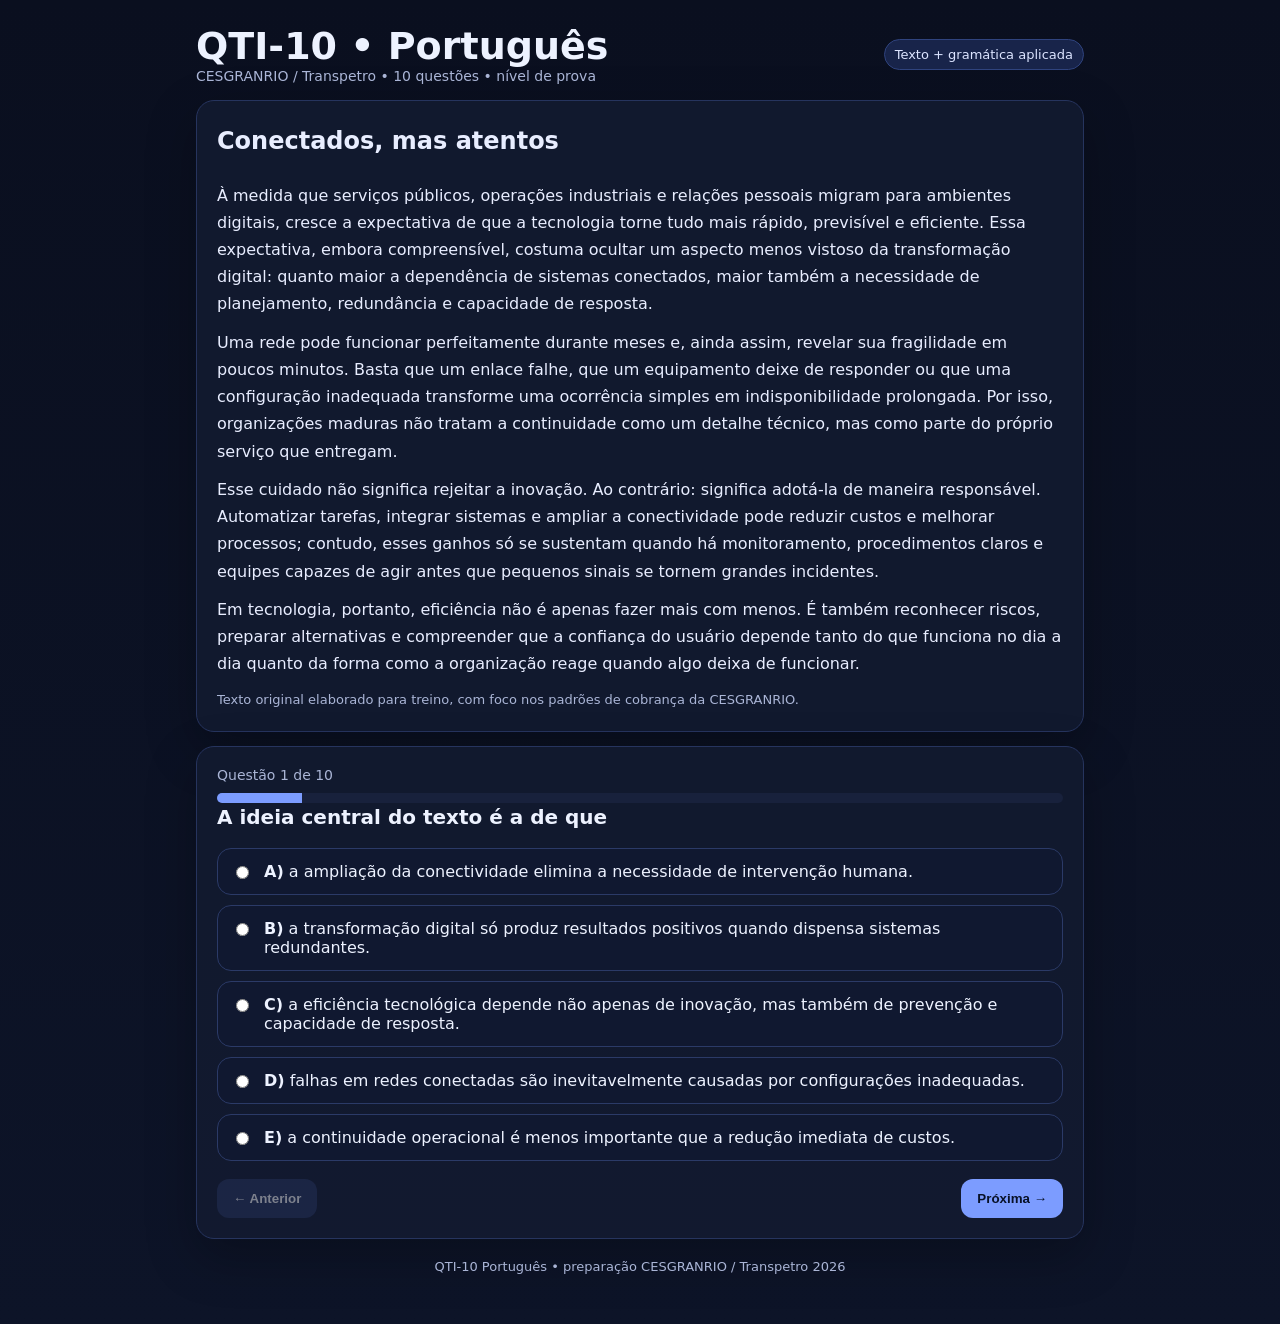
<file: qti/QTI10_Portugues_HTML_2026-10-31.html>
<!doctype html>
<html lang="pt-BR">
<head>
<meta charset="utf-8" />
<meta name="viewport" content="width=device-width,initial-scale=1" />
<title>QTI-10 Português — CESGRANRIO / Transpetro</title>
<style>
:root{--bg:#0b1020;--card:#121a2f;--card2:#0f1730;--text:#edf2ff;--muted:#aab5d6;--accent:#7c9cff;--ok:#55d68b;--bad:#ff6b81;--line:#26345e}
*{box-sizing:border-box} body{margin:0;background:linear-gradient(180deg,#0a0f1f,#0d1428);color:var(--text);font-family:system-ui,-apple-system,Segoe UI,Roboto,Arial,sans-serif}
.wrap{max-width:920px;margin:auto;padding:24px 16px 50px}.head{display:flex;gap:14px;align-items:center;justify-content:space-between;margin-bottom:16px}
h1{font-size:clamp(24px,4vw,38px);margin:0}.badge{font-size:13px;color:#dce4ff;background:#18244a;border:1px solid #2f437e;border-radius:999px;padding:7px 10px;white-space:nowrap}
.card{background:rgba(18,26,47,.96);border:1px solid var(--line);border-radius:18px;padding:20px;box-shadow:0 18px 50px rgba(0,0,0,.25);margin:14px 0}
.texto{line-height:1.7;color:#e8edff}.texto h2{margin-top:0}.texto p{margin:.7em 0}.meta{color:var(--muted);font-size:14px}
.progress{height:10px;background:#18213c;border-radius:99px;overflow:hidden;margin-top:10px}.bar{height:100%;width:10%;background:var(--accent);transition:.25s}
.qnum{color:var(--muted);font-size:14px;margin-bottom:8px}.question{font-size:20px;line-height:1.45;margin:0 0 16px}
.opts{display:grid;gap:10px}.opt{display:flex;gap:12px;align-items:flex-start;border:1px solid #2b3a67;background:#101830;border-radius:14px;padding:13px;cursor:pointer;transition:.15s}
.opt:hover{border-color:#5772c8;transform:translateY(-1px)}.opt input{margin-top:4px;accent-color:var(--accent)}.opt.sel{border-color:var(--accent);background:#17224a}
.actions{display:flex;gap:10px;justify-content:space-between;margin-top:18px;flex-wrap:wrap}
button{appearance:none;border:0;border-radius:12px;padding:12px 16px;font-weight:700;cursor:pointer;background:#26345e;color:white}
button.primary{background:var(--accent);color:#081127}button:disabled{opacity:.45;cursor:not-allowed}.hidden{display:none!important}
.result h2{margin-top:0}.score{font-size:48px;font-weight:800;margin:6px 0}.good{color:var(--ok)}.bad{color:var(--bad)}
.review{margin-top:16px;display:grid;gap:12px}.rev{border:1px solid var(--line);border-radius:14px;padding:14px;background:#0f1730}.rev strong{display:block;margin-bottom:6px}
.small{font-size:13px;color:var(--muted)}.footer{margin-top:20px;color:var(--muted);font-size:13px;text-align:center}
</style>
</head>
<body>
<div class="wrap">
  <div class="head">
    <div>
      <h1>QTI-10 • Português</h1>
      <div class="meta">CESGRANRIO / Transpetro • 10 questões • nível de prova</div>
    </div>
    <div class="badge">Texto + gramática aplicada</div>
  </div>

  <section class="card texto" id="texto">
    <h2>Conectados, mas atentos</h2>
    <p>À medida que serviços públicos, operações industriais e relações pessoais migram para ambientes digitais, cresce a expectativa de que a tecnologia torne tudo mais rápido, previsível e eficiente. Essa expectativa, embora compreensível, costuma ocultar um aspecto menos vistoso da transformação digital: quanto maior a dependência de sistemas conectados, maior também a necessidade de planejamento, redundância e capacidade de resposta.</p>
    <p>Uma rede pode funcionar perfeitamente durante meses e, ainda assim, revelar sua fragilidade em poucos minutos. Basta que um enlace falhe, que um equipamento deixe de responder ou que uma configuração inadequada transforme uma ocorrência simples em indisponibilidade prolongada. Por isso, organizações maduras não tratam a continuidade como um detalhe técnico, mas como parte do próprio serviço que entregam.</p>
    <p>Esse cuidado não significa rejeitar a inovação. Ao contrário: significa adotá-la de maneira responsável. Automatizar tarefas, integrar sistemas e ampliar a conectividade pode reduzir custos e melhorar processos; contudo, esses ganhos só se sustentam quando há monitoramento, procedimentos claros e equipes capazes de agir antes que pequenos sinais se tornem grandes incidentes.</p>
    <p>Em tecnologia, portanto, eficiência não é apenas fazer mais com menos. É também reconhecer riscos, preparar alternativas e compreender que a confiança do usuário depende tanto do que funciona no dia a dia quanto da forma como a organização reage quando algo deixa de funcionar.</p>
    <div class="small">Texto original elaborado para treino, com foco nos padrões de cobrança da CESGRANRIO.</div>
  </section>

  <section class="card" id="quiz">
    <div class="qnum" id="qnum"></div>
    <div class="progress"><div class="bar" id="bar"></div></div>
    <h2 class="question" id="question"></h2>
    <div class="opts" id="opts"></div>
    <div class="actions">
      <button id="prev">← Anterior</button>
      <button class="primary" id="next">Próxima →</button>
    </div>
  </section>

  <section class="card result hidden" id="result"></section>
  <div class="footer">QTI-10 Português • preparação CESGRANRIO / Transpetro 2026</div>
</div>

<script>
const qs = [
{
q:"A ideia central do texto é a de que",
o:[
"a ampliação da conectividade elimina a necessidade de intervenção humana.",
"a transformação digital só produz resultados positivos quando dispensa sistemas redundantes.",
"a eficiência tecnológica depende não apenas de inovação, mas também de prevenção e capacidade de resposta.",
"falhas em redes conectadas são inevitavelmente causadas por configurações inadequadas.",
"a continuidade operacional é menos importante que a redução imediata de custos."
],a:2,e:"O texto contrapõe a expectativa de eficiência automática à necessidade de planejamento, redundância, monitoramento e reação a incidentes."
},
{
q:"No primeiro parágrafo, a expressão “embora compreensível” estabelece, em relação à oração principal, valor de",
o:["causa.","concessão.","conclusão.","condição.","explicação."],a:1,e:"“Embora” introduz oração subordinada adverbial concessiva: admite-se a expectativa, mas ela não impede a ressalva apresentada em seguida."
},
{
q:"No trecho “Uma rede pode funcionar perfeitamente durante meses e, ainda assim, revelar sua fragilidade em poucos minutos”, a expressão “ainda assim” pode ser substituída, sem alteração relevante de sentido, por",
o:["por conseguinte.","além disso.","não obstante.","porquanto.","logo."],a:2,e:"“Ainda assim” introduz contraste/concessão. “Não obstante” preserva esse valor semântico no contexto."
},
{
q:"No trecho “Basta que um enlace falhe, que um equipamento deixe de responder ou que uma configuração inadequada transforme...”, as três orações introduzidas por “que”",
o:[
"exercem funções sintáticas distintas.",
"funcionam como termos coordenados que completam o sentido de “basta”.",
"constituem orações coordenadas adversativas.",
"têm valor adverbial causal.",
"são orações adjetivas restritivas."
],a:1,e:"As três estruturas com “que” estão coordenadas entre si e completam o sentido do verbo “bastar”, formando uma enumeração de possibilidades."
},
{
q:"Assinale a reescritura em que a concordância verbal está de acordo com a norma-padrão.",
o:[
"Devem haver procedimentos claros para situações críticas.",
"Pode existir falhas que só aparecem em condições extremas.",
"Fazem meses que a rede opera sem interrupções.",
"Podem ocorrer falhas mesmo em ambientes bem monitorados.",
"Houveram incidentes que exigiram resposta imediata."
],a:3,e:"Em “podem ocorrer falhas”, o verbo concorda com o sujeito “falhas”. “Haver” com sentido de existir e “fazer” indicando tempo são impessoais."
},
{
q:"No segmento “equipes capazes de agir antes que pequenos sinais se tornem grandes incidentes”, a locução “antes que” exige, no contexto, verbo no",
o:["indicativo, por exprimir certeza.","subjuntivo, por introduzir relação temporal prospectiva.","imperativo, por expressar ordem.","infinitivo pessoal, por indicar finalidade.","gerúndio, por marcar simultaneidade."],a:1,e:"A locução temporal “antes que” normalmente introduz oração com verbo no subjuntivo: “antes que ... se tornem”."
},
{
q:"A vírgula está empregada de acordo com a norma-padrão em",
o:[
"A confiança do usuário, depende da continuidade do serviço.",
"Quando ocorre uma falha, a capacidade de resposta torna-se decisiva.",
"Os sistemas conectados exigem, planejamento e redundância.",
"As equipes técnicas devem identificar, os sinais de instabilidade.",
"A continuidade operacional é, parte essencial do serviço."
],a:1,e:"A oração adverbial temporal deslocada “Quando ocorre uma falha” deve ser separada por vírgula. As demais alternativas separam indevidamente termos da ordem direta."
},
{
q:"Em “organizações maduras não tratam a continuidade como um detalhe técnico, mas como parte do próprio serviço”, o conectivo “mas” introduz ideia de",
o:["adição.","alternância.","retificação/contraste.","causa.","consequência."],a:2,e:"A estrutura corrige e redefine a primeira caracterização: não como mero detalhe, mas como parte do serviço. É valor adversativo com nuance de retificação."
},
{
q:"Assinale a frase em que o emprego do acento grave indicativo de crase está correto.",
o:[
"As equipes devem estar prontas à responder rapidamente.",
"A organização atribuiu prioridade à continuidade operacional.",
"O alerta foi enviado à todos os responsáveis.",
"Os técnicos chegaram à analisar o enlace.",
"O procedimento se aplica à qualquer situação crítica."
],a:1,e:"“Atribuir prioridade a” exige preposição “a”, e “continuidade” admite artigo feminino “a”: a + a = à. Não há crase antes de verbo, “todos” ou “qualquer”."
},
{
q:"No último parágrafo, a relação entre “o que funciona no dia a dia” e “a forma como a organização reage quando algo deixa de funcionar” indica que a confiança do usuário",
o:[
"decorre exclusivamente da estabilidade cotidiana.",
"depende apenas da rapidez na solução de falhas.",
"é construída tanto pela operação normal quanto pela resposta a situações adversas.",
"é incompatível com a ocorrência de incidentes.",
"resulta principalmente da redução de custos."
],a:2,e:"O paralelismo “tanto... quanto...” explicita dois fatores complementares: desempenho cotidiano e reação diante de falhas."
}
];

let i=0, ans=Array(qs.length).fill(null);
const qnum=document.getElementById('qnum'), bar=document.getElementById('bar'), question=document.getElementById('question'),
opts=document.getElementById('opts'), prev=document.getElementById('prev'), next=document.getElementById('next'),
quiz=document.getElementById('quiz'), result=document.getElementById('result');

function render(){
  const x=qs[i]; qnum.textContent=`Questão ${i+1} de ${qs.length}`; bar.style.width=`${(i+1)/qs.length*100}%`; question.textContent=x.q; opts.innerHTML='';
  x.o.forEach((t,j)=>{
    const lab=document.createElement('label'); lab.className='opt'+(ans[i]===j?' sel':'');
    lab.innerHTML=`<input type="radio" name="q" ${ans[i]===j?'checked':''}><span><b>${String.fromCharCode(65+j)})</b> ${t}</span>`;
    lab.onclick=()=>{ans[i]=j; render();};
    opts.appendChild(lab);
  });
  prev.disabled=i===0; next.textContent=i===qs.length-1?'Finalizar':'Próxima →';
}
prev.onclick=()=>{if(i>0){i--;render();window.scrollTo({top:document.getElementById('quiz').offsetTop-10,behavior:'smooth'})}};
next.onclick=()=>{
  if(ans[i]===null){alert('Marque uma alternativa antes de continuar.');return}
  if(i<qs.length-1){i++;render();window.scrollTo({top:document.getElementById('quiz').offsetTop-10,behavior:'smooth'})} else finish();
};
function finish(){
  let score=ans.reduce((s,v,k)=>s+(v===qs[k].a?1:0),0);
  quiz.classList.add('hidden'); document.getElementById('texto').classList.add('hidden'); result.classList.remove('hidden');
  let cls=score>=7?'good':'bad';
  let html=`<h2>Resultado</h2><div class="score ${cls}">${score}/10</div><p>${score>=8?'Excelente desempenho.':score>=6?'Bom desempenho, com pontos claros para revisão.':'Vale revisar os tópicos em que houve erro antes do próximo QTI.'}</p><div class="review">`;
  qs.forEach((x,k)=>{
    const ok=ans[k]===x.a;
    html+=`<div class="rev"><strong class="${ok?'good':'bad'}">Questão ${k+1}: ${ok?'✓ correta':'✗ incorreta'}</strong>
    <div>Sua resposta: <b>${String.fromCharCode(65+ans[k])}</b> • Gabarito: <b>${String.fromCharCode(65+x.a)}</b></div>
    <div class="small" style="margin-top:7px">${x.e}</div></div>`;
  });
  html+=`</div><div class="actions"><button onclick="location.reload()">Refazer QTI-10</button></div>`;
  result.innerHTML=html; window.scrollTo({top:0,behavior:'smooth'});
}
render();
</script>
</body>
</html>
</file>
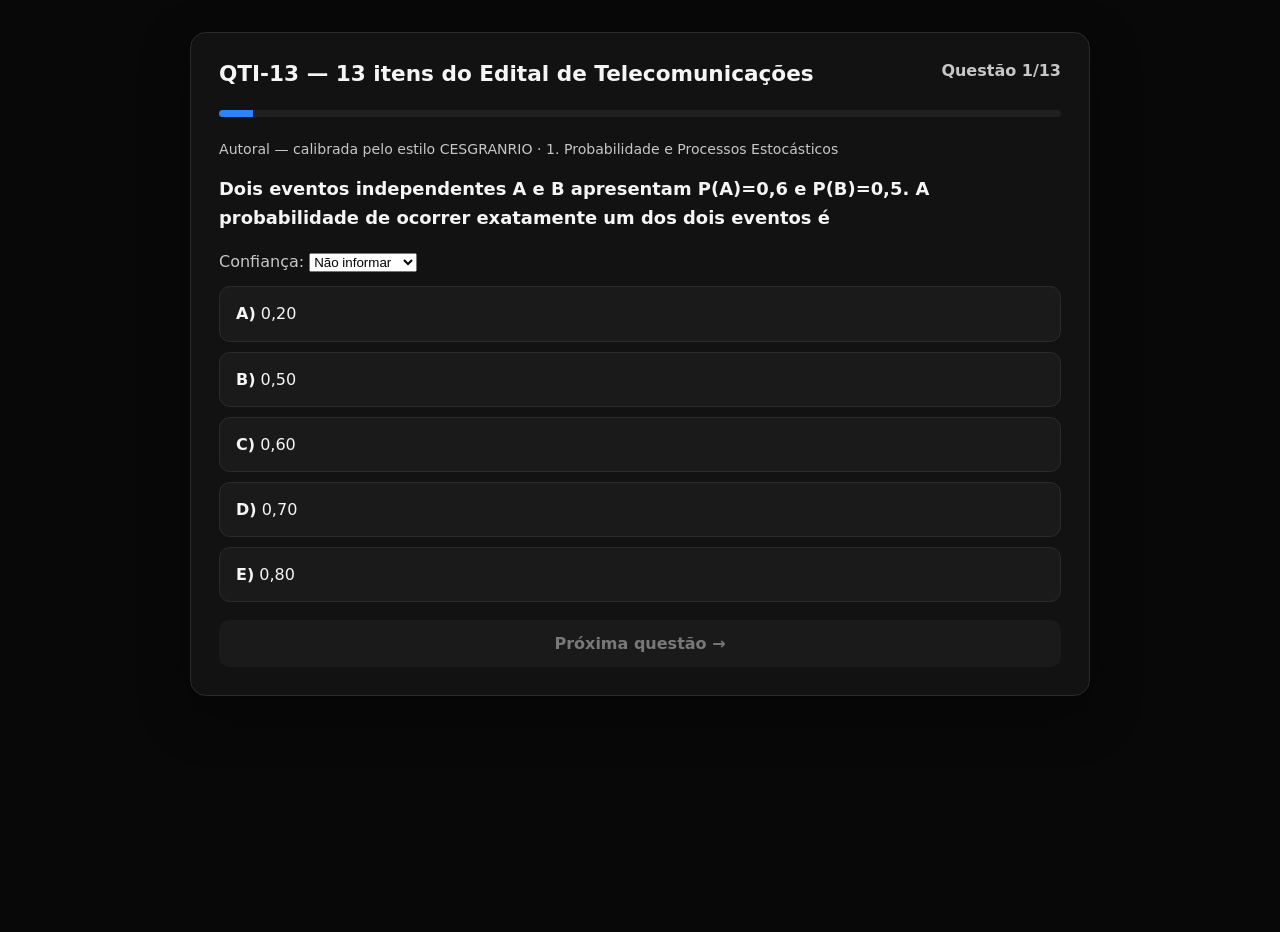
<file: qti/qti13-13-itens.html>
<!doctype html>
<html lang="pt-BR">
<head>
<meta charset="utf-8">
<meta name="viewport" content="width=device-width,initial-scale=1">
<title>QTI-13 — 13 itens do Edital</title>
<link rel="stylesheet" href="./qti.css">
</head>
<body>
<main id="qti-app" class="qti-app" aria-live="polite"></main>
<script src="./qti-engine.js"></script>
<script src="./qti13-13-itens.js"></script>
<script>QTI.start(window.QTI13);</script>
</body>
</html>
</file>
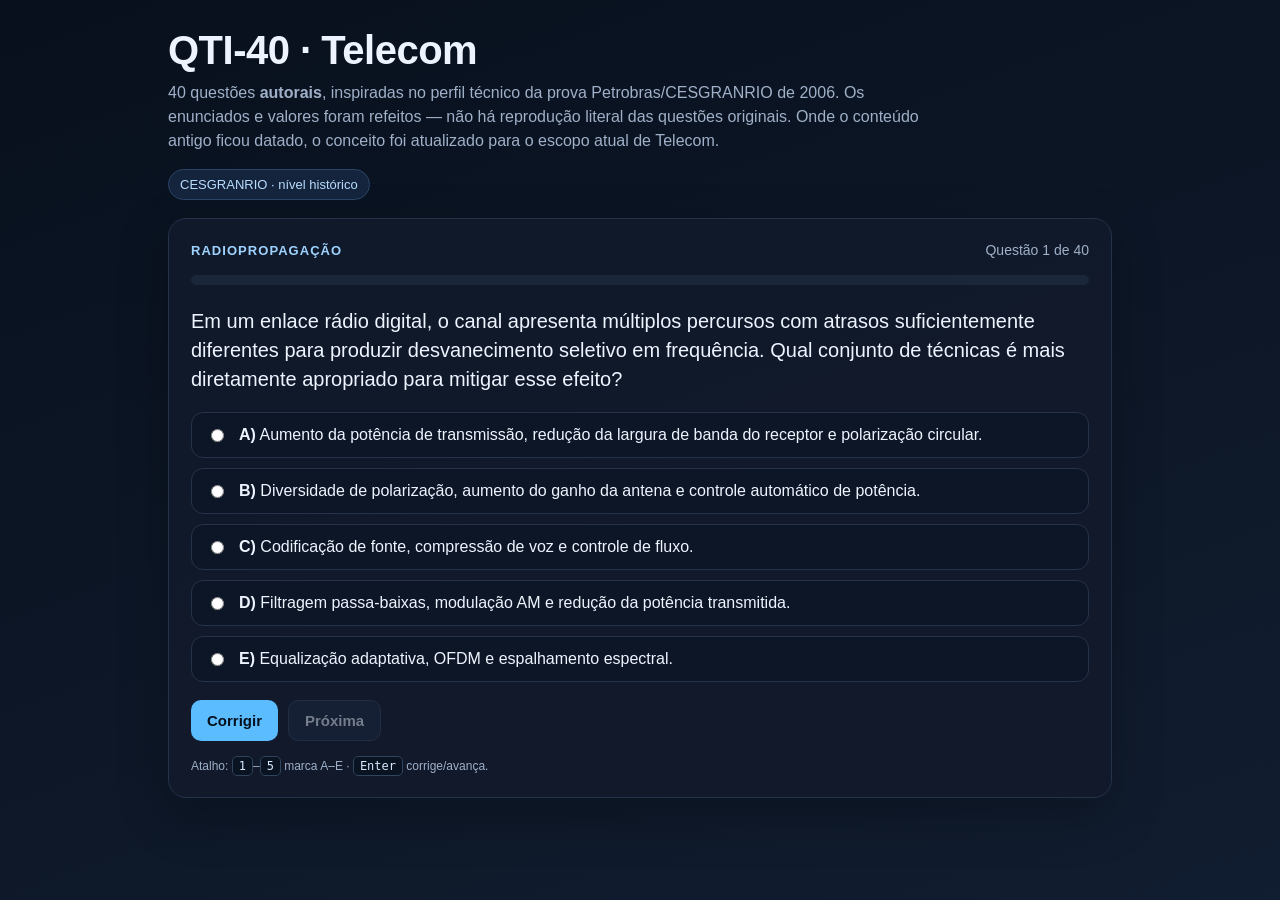
<file: qti/QTI_40_Petrobras_2006_Telecom_autoral.html>
<!doctype html>
<html lang="pt-BR">
<head>
<meta charset="utf-8">
<meta name="viewport" content="width=device-width, initial-scale=1">
<title>QTI-40 | Petrobras 2006 — Telecom</title>
<style>
:root {
  --bg:#0b1220; --card:#111a2b; --muted:#9fb0c8; --text:#eef4ff;
  --accent:#5bbcff; --ok:#32d583; --bad:#ff6b6b; --line:#24324a; --warn:#f5c451;
}
*{box-sizing:border-box}
body{margin:0;font-family:Inter,Segoe UI,Arial,sans-serif;background:linear-gradient(160deg,#08101d,#0d1727 55%,#111d30);color:var(--text);min-height:100vh}
.wrap{max-width:980px;margin:auto;padding:28px 18px 60px}
.header{display:flex;gap:16px;align-items:flex-start;justify-content:space-between;flex-wrap:wrap;margin-bottom:18px}
h1{margin:0;font-size:clamp(25px,4vw,40px);letter-spacing:-.5px}
.sub{color:var(--muted);max-width:760px;line-height:1.5;margin-top:8px}
.badge{background:#14243c;border:1px solid #294565;color:#b9dcff;padding:7px 11px;border-radius:999px;font-size:13px}
.panel{background:rgba(17,26,43,.96);border:1px solid var(--line);border-radius:18px;padding:22px;box-shadow:0 18px 50px rgba(0,0,0,.25)}
.topline{display:flex;justify-content:space-between;gap:14px;align-items:center;flex-wrap:wrap}
.progress{height:10px;background:#1a263a;border-radius:999px;overflow:hidden;margin:16px 0 22px}
.progress > div{height:100%;background:linear-gradient(90deg,#4aa8ff,#6de3ff);width:0%;transition:.25s}
.topic{font-size:13px;color:#9fd3ff;text-transform:uppercase;letter-spacing:.08em;font-weight:700}
.qnum{color:var(--muted);font-size:14px}
.question{font-size:20px;line-height:1.45;margin:12px 0 18px}
.options{display:grid;gap:10px}
.opt{display:flex;gap:12px;align-items:flex-start;border:1px solid var(--line);background:#0d1626;padding:13px 14px;border-radius:12px;cursor:pointer;transition:.15s}
.opt:hover{border-color:#3b6088;transform:translateY(-1px)}
.opt input{margin-top:3px;accent-color:#4caeff}
.opt.correct{border-color:rgba(50,213,131,.8);background:rgba(50,213,131,.10)}
.opt.wrong{border-color:rgba(255,107,107,.8);background:rgba(255,107,107,.10)}
.actions{display:flex;gap:10px;margin-top:18px;flex-wrap:wrap}
button{border:0;border-radius:10px;padding:11px 16px;font-weight:700;cursor:pointer;font-size:15px}
.primary{background:var(--accent);color:#05111d}
.secondary{background:#1a2940;color:var(--text);border:1px solid #314865}
button:disabled{opacity:.45;cursor:not-allowed}
.feedback{display:none;margin-top:18px;padding:15px;border-radius:12px;line-height:1.5}
.feedback.ok{display:block;background:rgba(50,213,131,.10);border:1px solid rgba(50,213,131,.45)}
.feedback.bad{display:block;background:rgba(255,107,107,.10);border:1px solid rgba(255,107,107,.45)}
.explain{margin-top:8px;color:#d6e3f5}
.mini{color:var(--muted);font-size:13px}
#result{display:none}
.score{font-size:56px;font-weight:800;letter-spacing:-2px;margin:6px 0}
.grid{display:grid;grid-template-columns:repeat(auto-fit,minmax(180px,1fr));gap:10px;margin-top:18px}
.stat{background:#0d1626;border:1px solid var(--line);padding:13px;border-radius:12px}
.stat b{font-size:22px}
.missed{margin-top:18px;display:grid;gap:9px}
.missed div{padding:10px 12px;background:#0d1626;border:1px solid var(--line);border-radius:10px}
.footer-note{color:var(--muted);font-size:12px;line-height:1.5;margin-top:16px}
kbd{background:#0a1321;border:1px solid #30445e;border-radius:5px;padding:2px 6px;color:#d7e8ff}
@media (max-width:640px){.panel{padding:17px} .question{font-size:18px}}
</style>
</head>
<body>
<div class="wrap">
  <div class="header">
    <div>
      <h1>QTI‑40 · Telecom</h1>
      <div class="sub">40 questões <b>autorais</b>, inspiradas no perfil técnico da prova Petrobras/CESGRANRIO de 2006. Os enunciados e valores foram refeitos — não há reprodução literal das questões originais. Onde o conteúdo antigo ficou datado, o conceito foi atualizado para o escopo atual de Telecom.</div>
    </div>
    <div class="badge">CESGRANRIO · nível histórico</div>
  </div>

  <div class="panel" id="quiz">
    <div class="topline">
      <div><span class="topic" id="topic"></span></div>
      <div class="qnum" id="qnum"></div>
    </div>
    <div class="progress"><div id="bar"></div></div>
    <div class="question" id="question"></div>
    <div class="options" id="options"></div>
    <div class="feedback" id="feedback"></div>
    <div class="actions">
      <button class="primary" id="checkBtn" onclick="checkAnswer()">Corrigir</button>
      <button class="secondary" id="nextBtn" onclick="nextQuestion()" disabled>Próxima</button>
    </div>
    <div class="footer-note">Atalho: <kbd>1</kbd>–<kbd>5</kbd> marca A–E · <kbd>Enter</kbd> corrige/avança.</div>
  </div>

  <div class="panel" id="result">
    <div class="topic">Resultado final</div>
    <div class="score" id="score"></div>
    <div id="summary" class="sub"></div>
    <div class="grid" id="topicStats"></div>
    <div class="missed" id="missed"></div>
    <div class="actions">
      <button class="primary" onclick="retryMissed()">Refazer erros</button>
      <button class="secondary" onclick="restart()">Reiniciar as 40</button>
    </div>
  </div>
</div>

<script>
const allQuestions = [{"n": 1, "topic": "Radiopropagação", "answer": "E", "q": "Em um enlace rádio digital, o canal apresenta múltiplos percursos com atrasos suficientemente diferentes para produzir desvanecimento seletivo em frequência. Qual conjunto de técnicas é mais diretamente apropriado para mitigar esse efeito?", "opts": {"A": "Aumento da potência de transmissão, redução da largura de banda do receptor e polarização circular.", "B": "Diversidade de polarização, aumento do ganho da antena e controle automático de potência.", "C": "Codificação de fonte, compressão de voz e controle de fluxo.", "D": "Filtragem passa-baixas, modulação AM e redução da potência transmitida.", "E": "Equalização adaptativa, OFDM e espalhamento espectral."}, "exp": "O desvanecimento seletivo em frequência é combatido com técnicas que lidam com a seletividade do canal e com ecos/multipercurso, como equalização, OFDM e espalhamento espectral."}, {"n": 2, "topic": "Radiopropagação", "answer": "C", "q": "Em espaço livre, com antenas isotrópicas e mesma potência transmitida, a potência recebida a 400 m é −2 dBW. Mantendo-se a frequência e aumentando-se a distância para 1,2 km, a potência recebida será aproximadamente", "opts": {"A": "−5,0 dBW", "B": "−8,0 dBW", "C": "−11,5 dBW", "D": "−14,0 dBW", "E": "−20,0 dBW"}, "exp": "No espaço livre, Pr ∝ 1/d². Triplicar a distância reduz a potência em 20 log10(3) ≈ 9,54 dB. Logo, −2 − 9,54 ≈ −11,5 dBW."}, {"n": 3, "topic": "Radiopropagação", "answer": "B", "q": "No cálculo da atenuação por chuva em um enlace de micro-ondas, são relevantes, entre outros fatores, a taxa de precipitação, a frequência, a polarização e o comprimento do percurso afetado. Qual grandeza abaixo NÃO entra diretamente nesse cálculo específico de atenuação por chuva?", "opts": {"A": "Frequência da portadora", "B": "Endereço IP do equipamento de rádio", "C": "Polarização do sinal", "D": "Taxa de precipitação", "E": "Comprimento efetivo do enlace sob chuva"}, "exp": "A atenuação por chuva é um fenômeno de propagação eletromagnética; endereço IP não participa do modelo físico."}, {"n": 4, "topic": "Antenas", "answer": "D", "q": "O diagrama normalizado de uma antena apresenta os pontos de meia potência (−3 dB) em −18° e +18° em torno do máximo do lóbulo principal. Na direção de 180°, o nível relativo é −14 dB. A largura de feixe de meia potência e a relação frente-costa valem, respectivamente,", "opts": {"A": "18° e 7 dB", "B": "28° e 14 dB", "C": "32° e 18 dB", "D": "36° e 14 dB", "E": "36° e 28 dB"}, "exp": "A HPBW é a separação angular entre os pontos de −3 dB: 18° − (−18°)=36°. Se o lóbulo traseiro está 14 dB abaixo do máximo frontal, a relação frente-costa é 14 dB."}, {"n": 5, "topic": "Radiopropagação", "answer": "A", "q": "Sobre difração e obstrução em enlaces terrestres, assinale a afirmação correta.", "opts": {"A": "A perda por difração depende da geometria do obstáculo, das distâncias envolvidas e do comprimento de onda.", "B": "A difração somente ocorre em enlaces por satélite.", "C": "Quanto maior a obstrução da primeira zona de Fresnel, menor tende a ser a perda adicional.", "D": "A curvatura da Terra jamais influencia enlaces em radiovisibilidade.", "E": "A difração independe da frequência."}, "exp": "A difração depende da geometria do enlace e do obstáculo, das distâncias e de λ. Obstruções importantes da 1ª zona de Fresnel tendem a aumentar a perda."}, {"n": 6, "topic": "Radiopropagação", "answer": "D", "q": "Em um modelo de propagação com raio direto e raio refletido no solo, para distâncias suficientemente grandes, a potência recebida pode decair aproximadamente com a quarta potência da distância. Nesse regime, pode-se escrever", "opts": {"A": "Pr ∝ d", "B": "Pr ∝ d⁻¹", "C": "Pr ∝ d⁻²", "D": "Pr ∝ d⁻⁴", "E": "Pr ∝ d⁻⁶"}, "exp": "No modelo de dois raios, em região assintótica, a potência recebida tende a variar como d⁻⁴, mais rapidamente que no espaço livre (d⁻²)."}, {"n": 7, "topic": "Ruído", "answer": "B", "q": "Para um receptor com temperatura equivalente T e largura de banda de ruído B, a potência de ruído térmico disponível é dada por N = kTB. Portanto, mantendo-se os demais parâmetros constantes,", "opts": {"A": "dobrar B reduz N à metade.", "B": "dobrar T dobra N.", "C": "N é independente da largura de banda.", "D": "N depende diretamente da frequência da portadora e não de B.", "E": "reduzir T aumenta N."}, "exp": "Como N=kTB, o ruído térmico é diretamente proporcional tanto à temperatura absoluta quanto à largura de banda."}, {"n": 8, "topic": "Sistemas Ópticos / SDH", "answer": "C", "q": "Na hierarquia SDH, o STM-1 possui taxa nominal e duração de quadro iguais, respectivamente, a", "opts": {"A": "51,84 Mb/s e 250 μs", "B": "155,52 Mb/s e 1 ms", "C": "155,52 Mb/s e 125 μs", "D": "622,08 Mb/s e 125 μs", "E": "2,048 Mb/s e 125 μs"}, "exp": "O STM-1 opera a 155,52 Mb/s e seu quadro tem 125 μs, correspondendo a 8000 quadros por segundo."}, {"n": 9, "topic": "Sistemas Ópticos / DWDM", "answer": "A", "q": "Em sistemas DWDM, um efeito não linear pode gerar novas componentes ópticas a partir da interação entre canais e produzir interferência sobre canais existentes. Esse fenômeno é conhecido como", "opts": {"A": "mistura de quatro ondas (FWM).", "B": "dispersão modal.", "C": "atenuação por curvatura.", "D": "espalhamento de Rayleigh.", "E": "dispersão cromática."}, "exp": "A Four-Wave Mixing é uma não linearidade relevante em DWDM e pode criar produtos espectrais que caem sobre canais válidos, gerando crosstalk."}, {"n": 10, "topic": "Sistemas Ópticos / SDH", "answer": "E", "q": "Considere as afirmações sobre SDH: I. O quadro STM-1 possui 9 linhas e 270 colunas. II. A duração do quadro permanece 125 μs nos níveis STM-N. III. STM-4 opera a aproximadamente 622,08 Mb/s. Está correto o que se afirma em", "opts": {"A": "I, apenas.", "B": "II, apenas.", "C": "I e II, apenas.", "D": "II e III, apenas.", "E": "I, II e III."}, "exp": "As três afirmações estão corretas: 9×270 bytes no STM-1, 125 μs por quadro e STM-4 = 4×155,52 = 622,08 Mb/s."}, {"n": 11, "topic": "Sistemas Ópticos", "answer": "C", "q": "Sobre TDM e WDM em redes ópticas, assinale a afirmação correta.", "opts": {"A": "WDM impede o transporte simultâneo de protocolos distintos em comprimentos de onda diferentes.", "B": "TDM e WDM são mutuamente exclusivos em um mesmo sistema.", "C": "WDM pode transportar canais ópticos independentes, e cada canal pode ainda utilizar multiplexação no tempo.", "D": "WDM elimina completamente a dispersão cromática.", "E": "TDM exige um laser diferente para cada slot de tempo."}, "exp": "É comum combinar WDM no domínio óptico com TDM dentro de cada comprimento de onda. WDM também pode ser transparente ao protocolo transportado."}, {"n": 12, "topic": "Sistemas Ópticos", "answer": "B", "q": "Comparando CWDM e DWDM, é correto afirmar que, em geral,", "opts": {"A": "CWDM utiliza espaçamentos menores entre canais que DWDM.", "B": "DWDM utiliza grade espectral mais densa que CWDM.", "C": "CWDM suporta obrigatoriamente mais canais que DWDM.", "D": "DWDM é uma técnica de multiplexação no tempo.", "E": "CWDM não utiliza diferentes comprimentos de onda."}, "exp": "DWDM emprega espaçamento espectral mais estreito e comporta maior densidade de canais. CWDM usa espaçamentos mais largos, tipicamente 20 nm."}, {"n": 13, "topic": "Sistemas Ópticos", "answer": "D", "q": "Um enlace óptico transmitia 1 mW e entregava −15 dBm ao receptor. Após manutenção, foi introduzida uma perda adicional de 3 dB, mas o transmissor foi substituído por outro de 2 mW. Se a sensibilidade do receptor é −18 dBm, o enlace", "opts": {"A": "deixa de funcionar, pois a potência recebida cai para −21 dBm.", "B": "deixa de funcionar, pois a potência recebida cai para −18 dBm.", "C": "funciona com potência recebida de −12 dBm.", "D": "funciona com potência recebida próxima de −15 dBm, com margem de cerca de 3 dB.", "E": "funciona com potência recebida de +3 dBm."}, "exp": "1 mW = 0 dBm e 2 mW ≈ +3 dBm. O aumento de potência (+3 dB) compensa a nova perda (−3 dB), mantendo aproximadamente −15 dBm. A margem sobre −18 dBm é 3 dB."}, {"n": 14, "topic": "Sistemas Ópticos / SDH", "answer": "A", "q": "Uma vantagem importante da SDH em relação a hierarquias plesiócronas é que", "opts": {"A": "permite acesso e inserção/retirada de tributários com arquitetura síncrona e forte padronização de gerência e transporte.", "B": "não permite transportar tributários de diferentes hierarquias.", "C": "dispensa completamente cabeçalhos de supervisão.", "D": "opera apenas com equipamentos de um único fabricante.", "E": "não suporta reconfiguração remota."}, "exp": "SDH foi concebida com forte padronização, multiplexação síncrona, facilidade de add/drop e recursos de operação, administração e manutenção."}, {"n": 15, "topic": "Wi‑Fi", "answer": "E", "q": "No IEEE 802.11 clássico, a função DCF e a função PCF diferem no acesso ao meio. Assinale a alternativa correta.", "opts": {"A": "DCF utiliza CSMA/CD.", "B": "PCF é obrigatoriamente usada em redes ad hoc.", "C": "ACK de uma recepção correta é enviado após DIFS.", "D": "DCF depende de polling centralizado pelo ponto de acesso.", "E": "PCF pode utilizar polling coordenado pelo ponto de acesso, enquanto DCF se baseia em CSMA/CA."}, "exp": "DCF é o acesso distribuído com CSMA/CA. PCF é uma função opcional coordenada pelo AP e utiliza polling."}, {"n": 16, "topic": "Wi‑Fi", "answer": "B", "q": "Uma característica introduzida no IEEE 802.11ax (Wi‑Fi 6) para melhorar a eficiência em ambientes densos é", "opts": {"A": "substituir CSMA/CA por CSMA/CD.", "B": "empregar OFDMA para dividir o canal em unidades de recurso entre múltiplos usuários.", "C": "operar exclusivamente em 60 GHz.", "D": "eliminar o uso de MIMO.", "E": "proibir transmissão simultânea para múltiplos usuários."}, "exp": "OFDMA é uma das principais características do 802.11ax, permitindo alocação de Resource Units a diferentes usuários."}, {"n": 17, "topic": "Wi‑Fi", "answer": "D", "q": "Em uma rede IEEE 802.11 em modo infraestrutura, dois ou mais BSS interligados por um sistema de distribuição formam um", "opts": {"A": "PDU.", "B": "VLAN trunk.", "C": "IBSS.", "D": "ESS.", "E": "BSSID secundário."}, "exp": "Um Extended Service Set (ESS) é formado por múltiplos BSS interligados por um Distribution System."}, {"n": 18, "topic": "Wi‑Fi", "answer": "C", "q": "Sobre segurança em redes IEEE 802.11, assinale a afirmação correta.", "opts": {"A": "WEP é considerado atualmente um mecanismo robusto contra ataques de recuperação de chave.", "B": "A autenticação Open System cifra obrigatoriamente todos os quadros de dados.", "C": "WPA2 com AES/CCMP oferece proteção significativamente superior ao WEP.", "D": "A criptografia Wi‑Fi é realizada exclusivamente na camada física.", "E": "WPA3 utiliza WEP como algoritmo criptográfico de base."}, "exp": "WEP possui vulnerabilidades conhecidas. WPA2 com AES/CCMP elevou significativamente a segurança das redes Wi‑Fi."}, {"n": 19, "topic": "Wi‑Fi", "answer": "A", "q": "O método de acesso ao meio usado pela função DCF do IEEE 802.11 é", "opts": {"A": "CSMA/CA.", "B": "CSMA/CD.", "C": "token passing.", "D": "TDMA fixo.", "E": "polling obrigatório."}, "exp": "O 802.11 DCF usa Carrier Sense Multiple Access with Collision Avoidance (CSMA/CA)."}, {"n": 20, "topic": "Wi‑Fi", "answer": "E", "q": "Considerando apenas sobreposição de faixas de frequência, qual equipamento tem menor probabilidade de interferir diretamente em uma WLAN operando exclusivamente em 2,4 GHz?", "opts": {"A": "forno de micro-ondas doméstico.", "B": "dispositivo Bluetooth clássico.", "C": "telefone sem fio de 2,4 GHz.", "D": "outro ponto de acesso 802.11b/g/n no mesmo canal.", "E": "terminal celular GSM operando em 900 MHz."}, "exp": "Bluetooth, micro-ondas e outras WLANs usam ou podem irradiar na faixa de 2,4 GHz. GSM 900 opera em outra faixa."}, {"n": 21, "topic": "SNMP", "answer": "B", "q": "Em uma arquitetura de gerenciamento baseada em SNMP, é correto afirmar que", "opts": {"A": "o agente nunca inicia comunicação com o gerente.", "B": "o gerente consulta variáveis de uma MIB e o agente pode também emitir notificações assíncronas.", "C": "SNMP opera diretamente na camada física.", "D": "GetRequest altera obrigatoriamente uma variável gerenciada.", "E": "SetRequest é usado apenas para descobrir rotas IP."}, "exp": "O gerente consulta/ajusta objetos da MIB e agentes podem enviar notificações como Trap ou Inform."}, {"n": 22, "topic": "Redes Locais", "answer": "D", "q": "Uma estação A e uma estação B estão ligadas a portas distintas de um switch Ethernet. As estações C, D e E estão conectadas a um hub que, por sua vez, está ligado a outra porta do switch. Nesse cenário,", "opts": {"A": "todas as estações pertencem necessariamente ao mesmo domínio de colisão.", "B": "cada porta do hub constitui um domínio de colisão separado.", "C": "o switch encaminha quadros exclusivamente com base em endereços IP.", "D": "C, D e E compartilham um domínio de colisão, enquanto as portas do switch segmentam os demais domínios.", "E": "cada porta do switch precisa possuir um endereço IP para comutar quadros."}, "exp": "O hub compartilha o meio entre suas portas; o switch cria domínios de colisão separados por porta."}, {"n": 23, "topic": "Redes IP", "answer": "C", "q": "Um roteador possui as rotas 10.10.0.0/16 via A, 10.10.32.0/19 via B, 10.10.40.0/24 via C e rota padrão via D. Um pacote destinado a 10.10.40.55 será encaminhado pela interface", "opts": {"A": "A, por ser a rota mais antiga.", "B": "B, por possuir menor distância administrativa.", "C": "C, por ser a correspondência de prefixo mais longo.", "D": "D, por ser a rota padrão.", "E": "será descartado por haver mais de uma rota compatível."}, "exp": "O encaminhamento IP usa longest prefix match. /24 é mais específico que /19 e /16."}, {"n": 24, "topic": "Redes Locais", "answer": "A", "q": "O padrão IEEE associado à família Ethernet para redes locais cabeadas é o", "opts": {"A": "IEEE 802.3.", "B": "IEEE 802.11.", "C": "IEEE 802.1X.", "D": "IEEE 802.15.4.", "E": "IEEE 802.16."}, "exp": "IEEE 802.3 especifica a família Ethernet."}, {"n": 25, "topic": "PoE", "answer": "E", "q": "No contexto do IEEE 802.3af, os equipamentos que fornecem e recebem energia por Ethernet são chamados, respectivamente, de", "opts": {"A": "AP e STA.", "B": "PE e CE.", "C": "DTE e DCE.", "D": "OLT e ONU.", "E": "PSE e PD."}, "exp": "PSE significa Power Sourcing Equipment; PD significa Powered Device."}, {"n": 26, "topic": "SNMP", "answer": "C", "q": "No SNMPv2, quando se deseja que uma notificação enviada pelo agente ao gerente tenha confirmação explícita de recebimento, utiliza-se normalmente uma PDU do tipo", "opts": {"A": "GetNextRequest.", "B": "SetRequest.", "C": "InformRequest.", "D": "GetBulkRequest.", "E": "Response."}, "exp": "Trap é tipicamente não confirmado. InformRequest foi definido para notificação com confirmação."}, {"n": 27, "topic": "VoIP / SIP", "answer": "B", "q": "Em uma chamada SIP típica, após o INVITE, o destino envia '180 Ringing' e, ao atender, '200 OK'. Em seguida, o originador normalmente envia", "opts": {"A": "BYE.", "B": "ACK.", "C": "REGISTER.", "D": "CANCEL.", "E": "OPTIONS."}, "exp": "O ACK confirma a resposta final 200 OK ao INVITE e completa o estabelecimento da sessão."}, {"n": 28, "topic": "VoIP", "answer": "D", "q": "Comparando SIP e H.323, assinale a afirmação correta.", "opts": {"A": "SIP utiliza apenas mensagens binárias e H.323 apenas texto ASCII.", "B": "H.323 transporta voz obrigatoriamente por TCP.", "C": "SIP não pode operar sobre UDP.", "D": "H.323 utiliza protocolos como Q.931 na sinalização, enquanto SIP emprega mensagens textuais e pode operar sobre UDP ou TCP.", "E": "SIP define obrigatoriamente todos os codecs de áudio e vídeo usados na sessão."}, "exp": "H.323 é uma suíte mais ampla e usa Q.931/H.225 na sinalização. SIP é textual e pode usar UDP ou TCP."}, {"n": 29, "topic": "QoS / Tempo Real", "answer": "A", "q": "Para voz interativa em tempo real, qual mecanismo tende a ser MENOS adequado quando provoca retransmissões tardias e aumento imprevisível do atraso fim a fim?", "opts": {"A": "ARQ com retransmissões repetidas de pacotes atrasados.", "B": "FEC para recuperação de parte dos erros sem retransmissão.", "C": "jitter buffer dimensionado adequadamente.", "D": "priorização de tráfego sensível a atraso.", "E": "codificação de voz com taxa compatível com o enlace."}, "exp": "Em tempo real, retransmissões tardias podem tornar o pacote inútil e elevar atraso/jitter. Por isso, FEC e tolerância controlada a perdas são frequentemente preferíveis."}, {"n": 30, "topic": "QoS", "answer": "E", "q": "Para um serviço de voz sobre IP interativo, qual conjunto de características é o mais desejável?", "opts": {"A": "alta perda, alto jitter e alta latência.", "B": "largura de banda elástica sem qualquer controle de atraso.", "C": "garantia de entrega com retransmissão ilimitada, mesmo com vários segundos de atraso.", "D": "grande variação de atraso, desde que não haja perda alguma.", "E": "baixa latência, baixo jitter, pequena taxa de perda e banda suficiente/gerenciada."}, "exp": "Voz interativa tolera alguma perda, mas é bastante sensível a latência e jitter. Banda suficiente e priorização ajudam a manter a qualidade."}, {"n": 31, "topic": "Codificação PCM", "answer": "D", "q": "Em PCM de voz, uma função não linear é aplicada antes de um quantizador uniforme para melhorar a relação sinal-ruído de quantização em sinais de pequena amplitude. Essa técnica é denominada", "opts": {"A": "interleaving.", "B": "scrambling.", "C": "equalização.", "D": "compansão (compressão no transmissor e expansão no receptor).", "E": "diversidade espacial."}, "exp": "As leis A e μ realizam compansão: comprimem a faixa dinâmica antes da quantização e expandem depois."}, {"n": 32, "topic": "TDM", "answer": "B", "q": "Em um TDM, cada slot possui duração Δ e é seguido por um intervalo de guarda de 15% de Δ. Tomando o início do primeiro slot como t₁ = 0, o início do n-ésimo slot é", "opts": {"A": "tₙ = nΔ.", "B": "tₙ = 1,15(n−1)Δ.", "C": "tₙ = 0,85nΔ.", "D": "tₙ = (n−1)Δ/1,15.", "E": "tₙ = 1,15nΔ + Δ."}, "exp": "Cada posição ocupa Δ + 0,15Δ = 1,15Δ. Como o primeiro slot começa em zero, tₙ=(n−1)×1,15Δ."}, {"n": 33, "topic": "Telefonia", "answer": "C", "q": "A respeito de sinalização telefônica, assinale a alternativa correta.", "opts": {"A": "QSIG foi criado como sinalização de linha analógica da rede pública comutada.", "B": "R2 é um protocolo de roteamento IP usado entre centrais.", "C": "QSIG é uma sinalização digital utilizada em interligação de redes/centrais privadas, derivada de conceitos de sinalização ISDN.", "D": "SS7 é um exemplo de sinalização de canal associado a cada circuito de voz.", "E": "DPNSS é um padrão de modulação de radiofrequência."}, "exp": "QSIG é voltado à interligação de redes privadas digitais/PBXs. SS7 é sinalização por canal comum, não CAS."}, {"n": 34, "topic": "Segurança / SSH", "answer": "A", "q": "Sobre SSH, assinale a afirmação INCORRETA.", "opts": {"A": "O protocolo envia obrigatoriamente usuário e senha em texto claro pela rede.", "B": "Pode ser usado em arquitetura cliente-servidor.", "C": "Permite encaminhamento de portas (tunneling).", "D": "SFTP pode operar sobre a infraestrutura segura do SSH.", "E": "Pode utilizar autenticação por chave pública."}, "exp": "SSH foi projetado justamente para proteger a sessão por criptografia; credenciais e tráfego não são enviados obrigatoriamente em claro."}, {"n": 35, "topic": "Firewall", "answer": "E", "q": "Um firewall permite: (1) da Internet para 172.16.10.20 TCP/443; (2) do host 198.51.100.8 para 172.16.10.30 TCP/22; (3) da rede interna para qualquer destino TCP/80 e TCP/443. Todo o restante é bloqueado. Qual afirmação é correta?", "opts": {"A": "qualquer host da Internet pode acessar SSH em 172.16.10.30.", "B": "hosts internos não podem navegar via HTTPS.", "C": "a Internet não pode acessar o servidor HTTPS 172.16.10.20.", "D": "qualquer host externo pode acessar qualquer porta em 172.16.10.20.", "E": "somente o host externo 198.51.100.8 está autorizado, pelas regras dadas, a iniciar SSH para 172.16.10.30."}, "exp": "A única regra externa para TCP/22 é específica ao endereço 198.51.100.8 e ao destino 172.16.10.30."}, {"n": 36, "topic": "QoS / DiffServ", "answer": "D", "q": "Na arquitetura DiffServ, considere: I. O DSCP identifica o tratamento desejado para o pacote. II. PHB descreve o comportamento por salto aplicado por um nó. III. Tráfegos classificados de forma equivalente podem ser agregados em uma mesma classe/behavior aggregate. Está correto o que se afirma em", "opts": {"A": "I, apenas.", "B": "II, apenas.", "C": "I e III, apenas.", "D": "I, II e III.", "E": "II e III, apenas."}, "exp": "DSCP, PHB e agregação de comportamentos são conceitos centrais da arquitetura DiffServ."}, {"n": 37, "topic": "TCP", "answer": "A", "q": "No TCP, um transmissor pode inferir perda de segmento e iniciar retransmissão rápida quando recebe", "opts": {"A": "três ACKs duplicados para o mesmo ponto da sequência, ou quando expira o temporizador de retransmissão.", "B": "uma mensagem ICMP Echo Reply.", "C": "um único ACK cumulativo novo.", "D": "um pacote ARP Request.", "E": "uma mensagem SNMP Trap."}, "exp": "A perda pode ser inferida por timeout; três ACKs duplicados são o gatilho clássico do fast retransmit."}, {"n": 38, "topic": "MPLS", "answer": "C", "q": "Sobre MPLS, assinale a alternativa correta.", "opts": {"A": "o encaminhamento MPLS é feito exclusivamente pelo endereço MAC de destino.", "B": "MPLS não pode ser usado em VPNs.", "C": "rótulos podem ser usados no encaminhamento, e a tecnologia pode suportar VPNs, QoS e engenharia de tráfego.", "D": "RSVP-TE é obrigatório em toda rede MPLS, inclusive quando não há engenharia de tráfego.", "E": "MPLS substitui completamente o protocolo IP em todos os enlaces."}, "exp": "MPLS usa labels e pode sustentar L2/L3 VPN, QoS e TE. RSVP-TE é uma opção para engenharia de tráfego, não requisito universal."}, {"n": 39, "topic": "IPv4", "answer": "B", "q": "No cabeçalho IPv4, os campos diretamente envolvidos na fragmentação e posterior remontagem são", "opts": {"A": "TTL, Protocolo e Checksum.", "B": "Identificação, Flags e Deslocamento de Fragmento.", "C": "Versão, IHL e DSCP.", "D": "Endereço de origem, endereço de destino e TTL.", "E": "Opções, DSCP e Protocolo."}, "exp": "Identification associa fragmentos do mesmo datagrama; Flags incluem DF/MF; Fragment Offset informa a posição do fragmento."}, {"n": 40, "topic": "Wi‑Fi / 802.11ax", "answer": "E", "q": "Em uma rede Wi‑Fi 6 com muitos clientes ativos, o uso de OFDMA traz como principal benefício", "opts": {"A": "eliminar a necessidade de qualquer controle de acesso ao meio.", "B": "transformar o enlace sem fio em full-duplex simultâneo na mesma frequência.", "C": "garantir que somente um usuário ocupe todo o canal em cada transmissão.", "D": "substituir endereços MAC por rótulos MPLS.", "E": "dividir o canal em unidades de recurso que podem ser atribuídas a usuários distintos, melhorando a eficiência em cenários densos."}, "exp": "OFDMA subdivide o canal em Resource Units, permitindo atender múltiplos usuários de forma mais eficiente."}];
let pool = [...allQuestions];
let idx = 0;
let locked = false;
let answers = [];
let mode = "full";

function render() {
  const q = pool[idx];
  document.getElementById("topic").textContent = q.topic;
  document.getElementById("qnum").textContent = `Questão ${idx+1} de ${pool.length}`;
  document.getElementById("bar").style.width = `${((idx)/pool.length)*100}%`;
  document.getElementById("question").textContent = q.q;
  const optBox = document.getElementById("options");
  optBox.innerHTML = "";
  for (const [letter,text] of Object.entries(q.opts)) {
    const label = document.createElement("label");
    label.className = "opt";
    label.dataset.letter = letter;
    label.innerHTML = `<input type="radio" name="answer" value="${letter}"><div><b>${letter})</b> ${text}</div>`;
    optBox.appendChild(label);
  }
  const fb = document.getElementById("feedback");
  fb.className = "feedback"; fb.innerHTML = "";
  document.getElementById("checkBtn").disabled = false;
  document.getElementById("nextBtn").disabled = true;
  locked = false;
}

function checkAnswer() {
  if (locked) return;
  const q = pool[idx];
  const selected = document.querySelector('input[name="answer"]:checked');
  if (!selected) {
    const fb = document.getElementById("feedback");
    fb.className = "feedback bad";
    fb.innerHTML = "<b>Marque uma alternativa antes de corrigir.</b>";
    return;
  }
  locked = true;
  const choice = selected.value;
  const correct = choice === q.answer;
  answers.push({n:q.n, topic:q.topic, choice, answer:q.answer, correct});
  document.querySelectorAll(".opt").forEach(el => {
    const l = el.dataset.letter;
    if (l === q.answer) el.classList.add("correct");
    if (l === choice && !correct) el.classList.add("wrong");
    el.querySelector("input").disabled = true;
  });
  const fb = document.getElementById("feedback");
  fb.className = "feedback " + (correct ? "ok" : "bad");
  fb.innerHTML = `<b>${correct ? "Correta." : `Incorreta. Gabarito: ${q.answer}.`}</b><div class="explain">${q.exp}</div>`;
  document.getElementById("checkBtn").disabled = true;
  document.getElementById("nextBtn").disabled = false;
}

function nextQuestion() {
  if (!locked) return;
  idx++;
  if (idx >= pool.length) return finish();
  render();
}

function finish() {
  document.getElementById("bar").style.width = "100%";
  document.getElementById("quiz").style.display = "none";
  document.getElementById("result").style.display = "block";
  const correct = answers.filter(a => a.correct).length;
  const total = answers.length;
  const pct = Math.round(100*correct/total);
  document.getElementById("score").textContent = `${correct}/${total}`;
  document.getElementById("summary").textContent = `Aproveitamento: ${pct}%. O relatório abaixo mostra os tópicos que merecem revisão.`;

  const byTopic = {};
  answers.forEach(a => {
    if(!byTopic[a.topic]) byTopic[a.topic] = {c:0,t:0};
    byTopic[a.topic].t++;
    if(a.correct) byTopic[a.topic].c++;
  });
  document.getElementById("topicStats").innerHTML = Object.entries(byTopic)
    .map(([t,v]) => `<div class="stat"><div class="mini">${t}</div><b>${v.c}/${v.t}</b></div>`).join("");

  const errors = answers.filter(a => !a.correct);
  document.getElementById("missed").innerHTML = errors.length
    ? `<div><b>Erros: ${errors.length}</b> — questões originais deste QTI: ${errors.map(e=>e.n).join(", ")}</div>`
    : `<div><b>40/40.</b> Nenhuma questão para refazer.</div>`;
}

function retryMissed() {
  const missedNs = new Set(answers.filter(a => !a.correct).map(a => a.n));
  if (!missedNs.size) return;
  pool = allQuestions.filter(q => missedNs.has(q.n));
  idx = 0; answers = []; mode = "missed";
  document.getElementById("result").style.display = "none";
  document.getElementById("quiz").style.display = "block";
  render();
}

function restart() {
  pool = [...allQuestions]; idx=0; answers=[]; mode="full";
  document.getElementById("result").style.display = "none";
  document.getElementById("quiz").style.display = "block";
  render();
}

document.addEventListener("keydown", e => {
  if (document.getElementById("quiz").style.display === "none") return;
  if (!locked && ["1","2","3","4","5"].includes(e.key)) {
    const letters = ["A","B","C","D","E"];
    const r = document.querySelector(`input[value="${letters[Number(e.key)-1]}"]`);
    if (r) r.checked = true;
  }
  if (e.key === "Enter") {
    if (!locked) checkAnswer(); else nextQuestion();
  }
});

render();
</script>
</body>
</html>
</file>
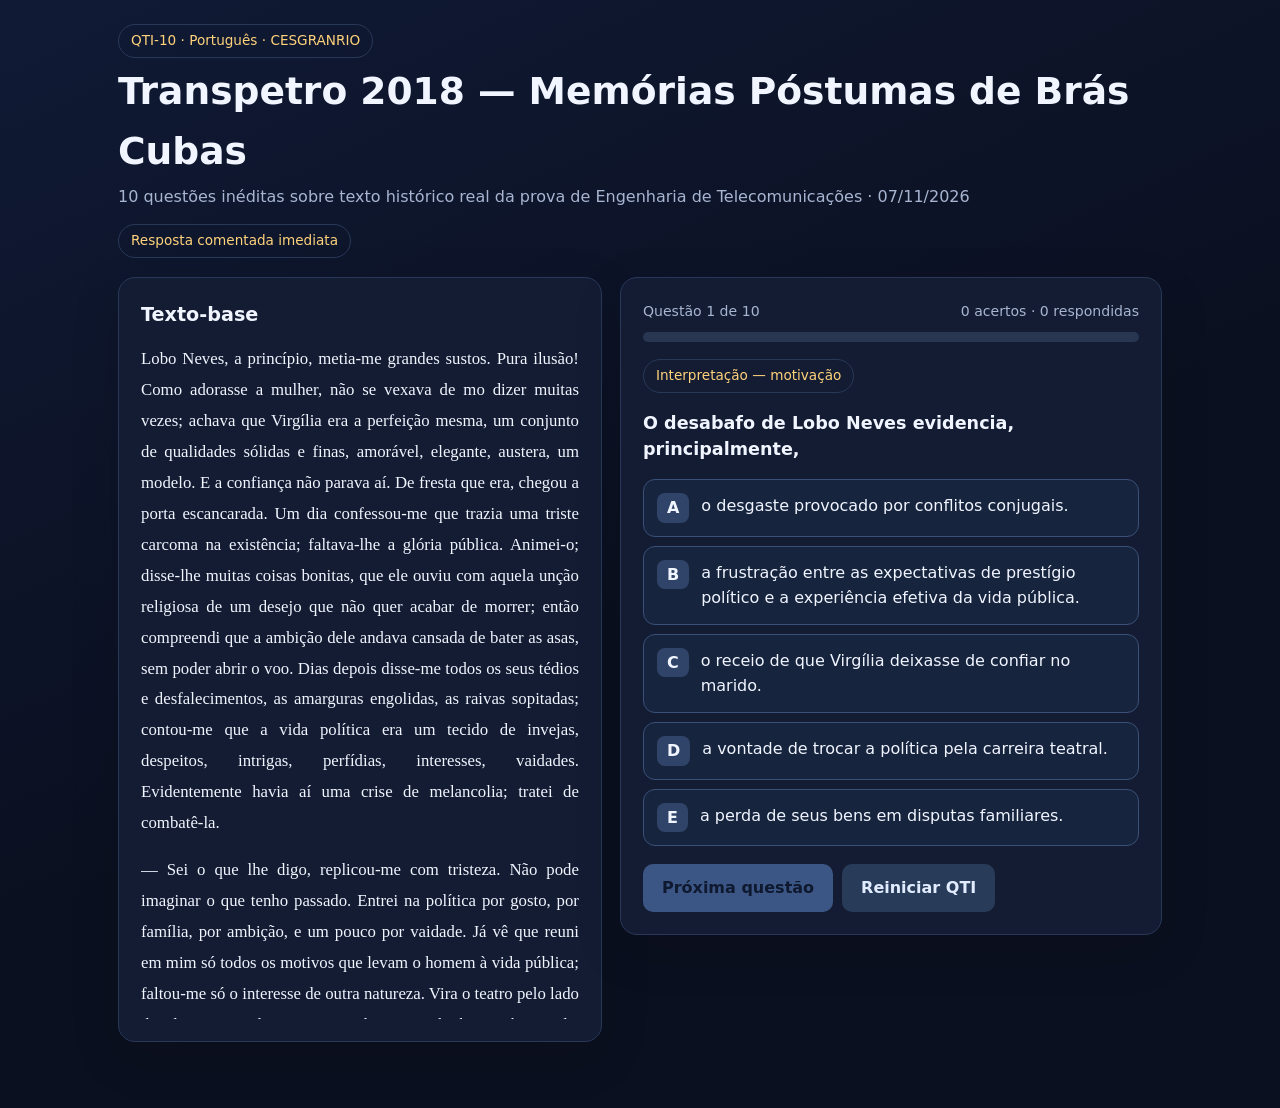
<file: qti/portugues/QTI10_PT_2026-11-07_TRANSPETRO2018_BRASCUBAS.html>
<!DOCTYPE html>
<html lang="pt-BR"><head><meta charset="UTF-8"><meta name="viewport" content="width=device-width, initial-scale=1">
<title>QTI-10 Português | Transpetro 2018 | 07/11/2026</title>
<style>
:root{--bg:#0b1020;--panel:#141d33;--line:#293858;--text:#f0f5ff;--muted:#a8b5d1;--accent:#79a8ff;--good:#59d6a3;--bad:#ff8d9e;--gold:#ffd37b}
*{box-sizing:border-box}body{margin:0;background:linear-gradient(155deg,#101a35,var(--bg) 55%);color:var(--text);font:16px/1.6 system-ui,-apple-system,Segoe UI,Roboto,sans-serif}main{max-width:1080px;margin:24px auto;padding:0 18px 42px}
h1{font-size:clamp(1.55rem,4vw,2.35rem);margin:.2rem 0}h2{font-size:1.2rem;margin:0 0 14px}p{margin:0 0 1rem}.muted,small{color:var(--muted)}a{color:#a7caff}.top{display:flex;justify-content:space-between;gap:14px;align-items:flex-start;flex-wrap:wrap;margin-bottom:19px}
.pill{display:inline-block;border:1px solid var(--line);border-radius:100px;padding:5px 12px;font-size:.85rem;color:var(--gold)}.layout{display:grid;grid-template-columns:1fr 1.12fr;gap:18px;align-items:start}
.panel{background:rgba(20,29,51,.94);border:1px solid var(--line);border-radius:17px;padding:22px;box-shadow:0 15px 50px #0002}.reading{max-height:75vh;overflow-y:auto;scrollbar-color:#5974aa #162139}.reading p{font-family:Georgia,serif;font-size:1.05rem;line-height:1.84;text-align:justify}.reading .source{font:0.84rem system-ui,sans-serif;color:var(--muted);text-align:left;border-top:1px solid var(--line);padding-top:14px}.bar{height:10px;border-radius:40px;background:#283652;overflow:hidden;margin:10px 0 17px}.fill{height:100%;width:0;background:linear-gradient(90deg,#4c95f5,#72dec6);transition:width .35s}
.meta{display:flex;justify-content:space-between;align-items:center;gap:9px;font-size:.88rem;color:var(--muted)}.question{font-size:1.1rem;font-weight:650;line-height:1.48;margin:17px 0}.options{display:grid;gap:9px}.opt{display:flex;text-align:left;gap:12px;align-items:flex-start;background:#17243e;color:var(--text);border:1px solid #395078;border-radius:12px;padding:13px;cursor:pointer;width:100%;font:inherit;transition:.12s}.opt:not(:disabled):hover{border-color:var(--accent);background:#203358}.opt:disabled{cursor:default;opacity:.88}.letter{background:#304469;border-radius:8px;font-weight:800;padding:2px 10px;flex-shrink:0}.opt.right{border-color:var(--good);background:#173b39}.opt.wrong{border-color:var(--bad);background:#492b39}
.feedback{margin-top:15px;border-left:4px solid var(--accent);padding:12px 15px;border-radius:6px;background:#1e3049}.feedback.good{border-color:var(--good)}.feedback.bad{border-color:var(--bad)}.actions{display:flex;gap:9px;flex-wrap:wrap;margin-top:18px}button.action{font:inherit;font-weight:700;padding:11px 19px;background:#78aaff;color:#09172d;border:0;border-radius:10px;cursor:pointer}button.secondary{background:#283b59;color:#e2ecff}button:disabled{opacity:.4;cursor:default}.hidden{display:none!important}.score{font-size:3rem;font-weight:800;color:var(--good);margin:8px 0}.reviewItem{border-top:1px solid var(--line);padding:12px 0}.reviewItem b{color:var(--gold)}.code{background:#10182a;border:1px solid var(--line);white-space:pre-wrap;word-break:break-word;padding:12px;border-radius:9px;font:12px/1.5 ui-monospace,monospace;max-height:220px;overflow:auto}
@media(max-width:780px){main{margin:12px auto}.layout{grid-template-columns:1fr}.reading{max-height:240px}.panel{padding:17px}.reading p{font-size:.98rem}}
</style></head><body><main>
<header class="top"><div><span class="pill">QTI-10 · Português · CESGRANRIO</span><h1>Transpetro 2018 — Memórias Póstumas de Brás Cubas</h1><div class="muted">10 questões inéditas sobre texto histórico real da prova de Engenharia de Telecomunicações · 07/11/2026</div></div><div class="pill">Resposta comentada imediata</div></header>
<div class="layout"><section class="panel"><h2>Texto-base</h2><div class="reading" id="reading"><p>Lobo Neves, a princípio, metia-me grandes sustos. Pura ilusão! Como adorasse a mulher, não se vexava de mo dizer muitas vezes; achava que Virgília era a perfeição mesma, um conjunto de qualidades sólidas e finas, amorável, elegante, austera, um modelo. E a confiança não parava aí. De fresta que era, chegou a porta escancarada. Um dia confessou-me que trazia uma triste carcoma na existência; faltava-lhe a glória pública. Animei-o; disse-lhe muitas coisas bonitas, que ele ouviu com aquela unção religiosa de um desejo que não quer acabar de morrer; então compreendi que a ambição dele andava cansada de bater as asas, sem poder abrir o voo. Dias depois disse-me todos os seus tédios e desfalecimentos, as amarguras engolidas, as raivas sopitadas; contou-me que a vida política era um tecido de invejas, despeitos, intrigas, perfídias, interesses, vaidades. Evidentemente havia aí uma crise de melancolia; tratei de combatê-la.</p><p>— Sei o que lhe digo, replicou-me com tristeza. Não pode imaginar o que tenho passado. Entrei na política por gosto, por família, por ambição, e um pouco por vaidade. Já vê que reuni em mim só todos os motivos que levam o homem à vida pública; faltou-me só o interesse de outra natureza. Vira o teatro pelo lado da plateia; e, palavra, que era bonito! Soberbo cenário, vida, movimento e graça na representação. Escriturei-me; deram-me um papel que... Mas para que o estou a fatigar com isto? Deixe-me ficar com as minhas amofinações. Creia que tenho passado horas e dias... Não há constância de sentimentos, não há gratidão, não há nada... nada... nada...</p><p>Calou-se, profundamente abatido, com os olhos no ar, parecendo não ouvir coisa nenhuma, a não ser o eco de seus próprios pensamentos. Após alguns instantes, ergueu-se e estendeu-me a mão: — O senhor há de rir-se de mim, disse ele; mas desculpe aquele desabafo; tinha um negócio, que me mordia o espírito. E ria, de um jeito sombrio e triste; depois pediu-me que não referisse a ninguém o que se passara entre nós; ponderei-lhe que a rigor não se passara nada. Entraram dois deputados e um chefe político da paróquia. Lobo Neves recebeu-os com alegria, a princípio um tanto postiça, mas logo depois natural. No fim de meia hora, ninguém diria que ele não era o mais afortunado dos homens; conversava, chasqueava, e ria, e riam todos.</p><p class="source">Machado de Assis, <em>Memórias Póstumas de Brás Cubas</em>, cap. LVIII. Texto utilizado pela CESGRANRIO na prova Transpetro/Engenharia de Telecomunicações de 2018. <a href="https://www.estudegratis.com.br/images/provas/prova-engenheiro-junior-telecomunicacoes-transpetro-2018.pdf" target="_blank" rel="noreferrer">Consultar prova original</a> · <a href="https://www.qconcursos.com/questoes-de-concursos/questoes?exam_ids%5B%5D=56879&page=4" target="_blank" rel="noreferrer">QConcursos</a>.</p></div></section>
<section class="panel" aria-live="polite"><div id="quiz"><div class="meta"><span id="stepLabel">Questão 1 de 10</span><span id="stat">0 acertos · 0 respondidas</span></div><div class="bar" aria-label="Progresso"><div class="fill" id="fill"></div></div><div class="pill" id="topic"></div><div class="question" id="prompt"></div><div id="options" class="options"></div><div id="feedback" class="feedback hidden"></div><div class="actions"><button class="action" id="next" disabled>Próxima questão</button><button class="action secondary" id="reset">Reiniciar QTI</button></div></div>
<div id="end" class="hidden"><div class="pill">Simulado concluído</div><h2>Seu resultado</h2><div class="score" id="score"></div><div id="diagnostic"></div><h2 style="margin-top:20px">Revisão por questão</h2><div id="review"></div><div class="actions"><button class="action" id="download">Exportar resultado JSON</button><button class="action secondary" id="copy">Copiar JSON</button><button class="action secondary" id="again">Refazer</button></div><p class="muted" style="margin-top:16px">O desempenho é salvo somente neste navegador. Para registrar no banco GitHub, envie o JSON exportado na conversa.</p><details><summary>Visualizar JSON para consolidação</summary><pre id="json" class="code"></pre></details></div>
</section></div></main><script id="quiz-data" type="application/json">{"sessionId":"QTI10-PT-20261107-TRANSPETRO2018-BRASCUBAS","studyDate":"2026-11-07","subject":"Língua Portuguesa","board":"CESGRANRIO","exam":"Transpetro 2018 — Engenheiro(a) Júnior — Telecomunicações","textTitle":"Memórias Póstumas de Brás Cubas","textAuthor":"Machado de Assis","textStatus":"TEXTO_HISTORICO_ORIGINAL_DOMINIO_PUBLICO","questionStatus":"10_QUESTOES_AUTORAIS_INEDITAS_BASEADAS_EM_TEXTO_HISTORICO","sourceUrl":"https://www.qconcursos.com/questoes-de-concursos/questoes?exam_ids%5B%5D=56879&page=4","examPdf":"https://www.estudegratis.com.br/images/provas/prova-engenheiro-junior-telecomunicacoes-transpetro-2018.pdf","paragraphs":["Lobo Neves, a princípio, metia-me grandes sustos. Pura ilusão! Como adorasse a mulher, não se vexava de mo dizer muitas vezes; achava que Virgília era a perfeição mesma, um conjunto de qualidades sólidas e finas, amorável, elegante, austera, um modelo. E a confiança não parava aí. De fresta que era, chegou a porta escancarada. Um dia confessou-me que trazia uma triste carcoma na existência; faltava-lhe a glória pública. Animei-o; disse-lhe muitas coisas bonitas, que ele ouviu com aquela unção religiosa de um desejo que não quer acabar de morrer; então compreendi que a ambição dele andava cansada de bater as asas, sem poder abrir o voo. Dias depois disse-me todos os seus tédios e desfalecimentos, as amarguras engolidas, as raivas sopitadas; contou-me que a vida política era um tecido de invejas, despeitos, intrigas, perfídias, interesses, vaidades. Evidentemente havia aí uma crise de melancolia; tratei de combatê-la.","— Sei o que lhe digo, replicou-me com tristeza. Não pode imaginar o que tenho passado. Entrei na política por gosto, por família, por ambição, e um pouco por vaidade. Já vê que reuni em mim só todos os motivos que levam o homem à vida pública; faltou-me só o interesse de outra natureza. Vira o teatro pelo lado da plateia; e, palavra, que era bonito! Soberbo cenário, vida, movimento e graça na representação. Escriturei-me; deram-me um papel que... Mas para que o estou a fatigar com isto? Deixe-me ficar com as minhas amofinações. Creia que tenho passado horas e dias... Não há constância de sentimentos, não há gratidão, não há nada... nada... nada...","Calou-se, profundamente abatido, com os olhos no ar, parecendo não ouvir coisa nenhuma, a não ser o eco de seus próprios pensamentos. Após alguns instantes, ergueu-se e estendeu-me a mão: — O senhor há de rir-se de mim, disse ele; mas desculpe aquele desabafo; tinha um negócio, que me mordia o espírito. E ria, de um jeito sombrio e triste; depois pediu-me que não referisse a ninguém o que se passara entre nós; ponderei-lhe que a rigor não se passara nada. Entraram dois deputados e um chefe político da paróquia. Lobo Neves recebeu-os com alegria, a princípio um tanto postiça, mas logo depois natural. No fim de meia hora, ninguém diria que ele não era o mais afortunado dos homens; conversava, chasqueava, e ria, e riam todos."],"questions":[{"id":"Q01","topic":"Interpretação — motivação","prompt":"O desabafo de Lobo Neves evidencia, principalmente,","options":["o desgaste provocado por conflitos conjugais.","a frustração entre as expectativas de prestígio político e a experiência efetiva da vida pública.","o receio de que Virgília deixasse de confiar no marido.","a vontade de trocar a política pela carreira teatral.","a perda de seus bens em disputas familiares."],"answer":1,"why":"A expressão 'faltava-lhe a glória pública' e a enumeração de invejas e intrigas indicam frustração com a carreira política, não com o casamento."},{"id":"Q02","topic":"Coesão — referência contextual","prompt":"Na passagem 'E a confiança não parava aí', o advérbio 'aí' remete a uma situação anterior que será ampliada. Trata-se da","options":["tristeza do narrador ao perceber a crise.","decisão do personagem de abandonar a vida política.","fama do personagem no meio parlamentar.","intervenção de outros deputados na conversa.","confiança demonstrada ao falar da esposa, estendida depois a confidências pessoais."],"answer":4,"why":"O personagem já revelava livremente ao narrador sua admiração por Virgília. A confiança avança quando lhe confessa a insatisfação íntima com a política."},{"id":"Q03","topic":"Conectivos — contraste","prompt":"No segmento 'a princípio um tanto postiça, mas logo depois natural', o conectivo 'mas' estabelece uma relação de","options":["consequência entre o constrangimento e o riso.","finalidade entre a saudação e o encontro.","contraste entre uma alegria inicialmente fingida e a espontaneidade posterior.","condição para que a alegria se manifestasse.","explicação da chegada dos visitantes."],"answer":2,"why":"'Mas' contrapõe dois estados da alegria: primeiro artificial ('postiça'), depois espontânea ('natural'). É relação adversativa."},{"id":"Q04","topic":"Vocabulário contextual","prompt":"Em 'Deixe-me ficar com as minhas amofinações', a palavra 'amofinações' tem, no contexto, o sentido de","options":["aborrecimentos e contrariedades.","celebrações e conquistas.","promessas e compromissos.","receitas e rendimentos.","obrigações cerimoniais."],"answer":0,"why":"'Amofinações' são desgostos, incômodos e aflições. O personagem pede para permanecer com suas próprias preocupações."},{"id":"Q05","topic":"Metáfora e inferência","prompt":"Ao representar a passagem de uma 'fresta' para uma 'porta escancarada', o narrador sugere que","options":["o personagem se afastou de Virgília para morar sozinho.","a vida pública tornou-se acessível a qualquer candidato.","a conversa ocorreu num lugar antes fechado.","a intimidade e a disposição de Lobo Neves para fazer confidências aumentaram.","os deputados passaram a frequentar a residência do narrador."],"answer":3,"why":"A abertura progressiva é uma metáfora para a expansão da confiança: o personagem passa a revelar segredos pessoais."},{"id":"Q06","topic":"Reescrita — equivalência semântica","prompt":"A expressão 'faltava-lhe a glória pública' pode ser reescrita, sem alteração essencial de sentido, como:","options":["Sua notoriedade já lhe era suficiente.","Ele ainda não obtivera o reconhecimento público que desejava.","A vida pública lhe era inteiramente indiferente.","Seu prestígio político provocava inveja em todos.","Ele perdera o interesse por qualquer forma de reconhecimento."],"answer":1,"why":"'Faltar a glória pública' indica a ausência do prestígio ambicionado, e não rejeição ou indiferença à carreira."},{"id":"Q07","topic":"Pontuação — reticências","prompt":"Na sequência 'deram-me um papel que... Mas para que o estou a fatigar com isto?', as reticências marcam principalmente","options":["a interrupção de uma explicação antes de seu desenvolvimento completo.","a ocultação do nome de um deputado por imposição legal.","a citação incompleta de um documento oficial.","uma sequência obrigatória de ações que continuará no futuro.","uma ameaça velada ao interlocutor."],"answer":0,"why":"O pensamento é interrompido e a fala muda de direção com 'Mas para que...?', abandonando os detalhes da experiência política."},{"id":"Q08","topic":"Concordância verbal","prompt":"Assinale a frase que respeita integralmente a norma-padrão de concordância verbal.","options":["Haviam grandes ambições no início da carreira.","Fazem muitos anos que Lobo Neves entrou na política.","Existia interesses conflitantes no parlamento.","Havia, na política, muitas intrigas e vaidades.","Necessitam-se de políticos mais experientes."],"answer":3,"why":"'Haver' no sentido de existir é impessoal e fica no singular: 'havia'. As outras alternativas exigem 'havia', 'faz', 'existiam' e 'necessita-se', respectivamente."},{"id":"Q09","topic":"Regência verbal — dois complementos","prompt":"No trecho 'que não referisse a ninguém o que se passara entre nós', o verbo 'referir' recebe complemento direto e indireto. A mesma estrutura ocorre em:","options":["O político dependia de novas alianças.","O narrador simpatizava com seus amigos.","O deputado contou aos colegas o ocorrido.","Virgília parecia satisfeita com a situação.","Lobo Neves permaneceu silencioso."],"answer":2,"why":"'Contar algo a alguém': 'o ocorrido' é objeto direto e 'aos colegas' é objeto indireto, como em 'referir algo a alguém'."},{"id":"Q10","topic":"Crase — regência e artigo","prompt":"Em qual frase o acento indicativo de crase está empregado corretamente?","options":["O político começou à falar sobre suas decepções.","A notícia foi transmitida à todos os deputados.","Ele se preparou à partir daquele instante.","O narrador ficou atento à uma nova confidência.","Lobo Neves atribuiu à política boa parte de suas frustrações."],"answer":4,"why":"'Atribuir algo a' exige preposição 'a', e 'política' admite artigo feminino 'a': a + a = 'à'. Nas demais, há verbo, pronome indefinido ou artigo indefinido que não permitem a fusão."}]}</script><script>
'use strict';
const data=JSON.parse(document.getElementById('quiz-data').textContent),letters=['A','B','C','D','E'],key='qti_'+data.sessionId;
let s;
function fresh(){return{sessionId:data.sessionId,startedAt:new Date().toISOString(),index:0,answers:[],finishedAt:null}}
try{s=JSON.parse(localStorage.getItem(key))||fresh();if(!Array.isArray(s.answers)||s.answers.length>10||s.index<0||s.index>10)s=fresh()}catch(e){s=fresh()}
const $=x=>document.getElementById(x);
function save(){try{localStorage.setItem(key,JSON.stringify(s))}catch(e){}}
function startOver(){if(s.answers.length&& !confirm('Deseja apagar as respostas desta tentativa?'))return;s=fresh();save();render()}
function render(){
if(s.index>=data.questions.length){finish();return}
$('end').classList.add('hidden');$('quiz').classList.remove('hidden');const q=data.questions[s.index],ans=s.answers[s.index];
$('stepLabel').textContent='Questão '+(s.index+1)+' de 10';$('stat').textContent=s.answers.filter(a=>a.correct).length+' acertos · '+s.answers.length+' respondidas';$('fill').style.width=(s.answers.length/10*100)+'%';$('topic').textContent=q.topic;$('prompt').textContent=q.prompt;$('options').innerHTML='';
q.options.forEach((txt,i)=>{const b=document.createElement('button');b.className='opt';b.type='button';const l=document.createElement('span');l.className='letter';l.textContent=letters[i];const v=document.createElement('span');v.textContent=txt;b.append(l,v);if(ans){b.disabled=true;if(i===q.answer)b.classList.add('right');if(i===ans.selected&&i!==q.answer)b.classList.add('wrong')}else b.onclick=()=>answer(i);$('options').appendChild(b)});
const fb=$('feedback');if(ans){fb.className='feedback '+(ans.correct?'good':'bad');fb.textContent=(ans.correct?'✓ Correto. ':'✗ Incorreto. Resposta: '+letters[q.answer]+'. ')+q.why}else{fb.className='feedback hidden';fb.textContent=''}$('next').disabled=!ans;$('next').textContent=s.index===9?'Ver resultado':'Próxima questão';
}
function answer(i){if(s.answers[s.index])return;const q=data.questions[s.index];s.answers.push({id:q.id,canonicalId:'AUTORAL-'+data.sessionId+'-'+q.id,topic:q.topic,selected:i,selectedLetter:letters[i],correctIndex:q.answer,correctLetter:letters[q.answer],correct:i===q.answer,answeredAt:new Date().toISOString()});save();render()}
function next(){if(!s.answers[s.index])return;s.index++;save();render()}
function exportData(){return{schemaVersion:1,id:data.sessionId,data:data.studyDate,tipo:'QTI-10',materia:'Português',origemTexto:data.exam,fonteURL:data.sourceUrl,texto:data.textTitle,questionsSource:'AUTORAL_INEDITA',totalQuestoes:10,acertos:s.answers.filter(a=>a.correct).length,erros:s.answers.filter(a=>!a.correct).length,percentual:s.answers.filter(a=>a.correct).length*10,inicio:s.startedAt,fim:s.finishedAt,respostas:s.answers,observacao:'JSON gerado localmente pelo HTML; enviar ao chat para consolidar no GitHub.'}}
function finish(){s.finishedAt=s.finishedAt||new Date().toISOString();save();$('quiz').classList.add('hidden');$('end').classList.remove('hidden');const n=s.answers.filter(a=>a.correct).length;$('score').textContent=n+'/10 · '+n*10+'%';$('diagnostic').textContent=n>=9?'Excelente desempenho. Verifique também o raciocínio das respostas.':n>=7?'Bom desempenho, com pontos específicos para revisar.':'Priorize o reparo dirigido dos erros abaixo antes de novo simulado.';$('review').innerHTML='';s.answers.forEach((a,i)=>{const d=document.createElement('div');d.className='reviewItem';const b=document.createElement('b');b.textContent='Q'+(i+1)+' · '+(a.correct?'✓ Correta':'✗ Erro')+' · Marcou '+a.selectedLetter+', correta '+a.correctLetter;const p=document.createElement('div');p.textContent=data.questions[i].why;d.append(b,p);$('review').appendChild(d)});$('json').textContent=JSON.stringify(exportData(),null,2)}
function download(){const v=JSON.stringify(exportData(),null,2),a=document.createElement('a'),u=URL.createObjectURL(new Blob([v],{type:'application/json'}));a.href=u;a.download=data.sessionId+'.json';a.click();setTimeout(()=>URL.revokeObjectURL(u),1000)}
$('next').onclick=next;$('reset').onclick=startOver;$('again').onclick=startOver;$('download').onclick=download;$('copy').onclick=()=>{const v=JSON.stringify(exportData(),null,2);navigator.clipboard?.writeText(v).then(()=>alert('JSON copiado.'),()=>alert('Selecione o JSON exibido para copiar.'))};render();
</script></body></html>
</file>
<file: qti/qti.css>
:root{--bg:#080808;--card:#121212;--border:#2b2b2b;--text:#f5f5f5;--muted:#c7c7c7;--option:#1a1a1a;--option-hover:#242424;--blue:#2f81f7;--green-border:#3fb950;--red-border:#f85149;--shadow:0 18px 50px rgba(0,0,0,.35)}
*{box-sizing:border-box}body{margin:0;background:var(--bg);color:var(--text);font-family:Inter,system-ui,-apple-system,BlinkMacSystemFont,"Segoe UI",sans-serif;min-height:100vh}button{font:inherit}
.qti-app{width:min(900px,calc(100% - 28px));margin:32px auto 48px}.qti-card{background:var(--card);border:1px solid var(--border);border-radius:16px;box-shadow:var(--shadow);padding:28px}
.qti-head{display:flex;justify-content:space-between;gap:16px;align-items:flex-start}.qti-title{font-size:1.35rem;font-weight:750;margin:0 0 6px}.qti-counter{color:var(--muted);font-weight:650;white-space:nowrap}
.qti-progress{height:7px;background:#202020;border-radius:99px;overflow:hidden;margin:18px 0 24px}.qti-progress>span{display:block;height:100%;background:var(--blue)}
.qti-source{color:var(--muted);font-size:.88rem;margin-bottom:18px}.qti-question{font-size:1.12rem;line-height:1.6;margin:0 0 20px;font-weight:650}.qti-confidence{margin-bottom:14px;color:var(--muted)}
.qti-options{display:grid;gap:10px}.qti-option{width:100%;text-align:left;background:var(--option);color:var(--text);border:1px solid var(--border);border-radius:11px;padding:15px 16px;cursor:pointer;line-height:1.45}
.qti-option:hover:not(:disabled){background:var(--option-hover);border-color:#555}.qti-option.is-correct{background:#12351d;border-color:var(--green-border)}.qti-option.is-wrong{background:#3a1515;border-color:var(--red-border)}
.qti-feedback{margin-top:18px;border:1px solid var(--border);border-radius:12px;background:#0d0d0d;padding:17px;line-height:1.55}.qti-feedback.correct{border-color:#285c35}.qti-feedback.wrong{border-color:#6b2727}.qti-feedback-title{font-weight:800;margin-bottom:7px}
.qti-next,.qti-restart{margin-top:18px;width:100%;border:0;border-radius:11px;background:#242424;color:var(--text);padding:14px 18px;font-weight:750;cursor:pointer}.qti-next:disabled{opacity:.45;cursor:not-allowed}
.qti-result{text-align:center}.qti-score{font-size:2.5rem;font-weight:850;margin:12px 0}.qti-diagnosis{display:inline-block;border:1px solid var(--border);border-radius:10px;padding:10px 14px;margin:4px 0 24px}.qti-review{text-align:left;background:#0d0d0d;border:1px solid var(--border);border-radius:12px;padding:18px}
@media(max-width:600px){.qti-app{width:min(100% - 16px,900px);margin:12px auto 28px}.qti-card{padding:20px}.qti-head{display:block}.qti-counter{display:block;margin-top:6px}}
</file>
